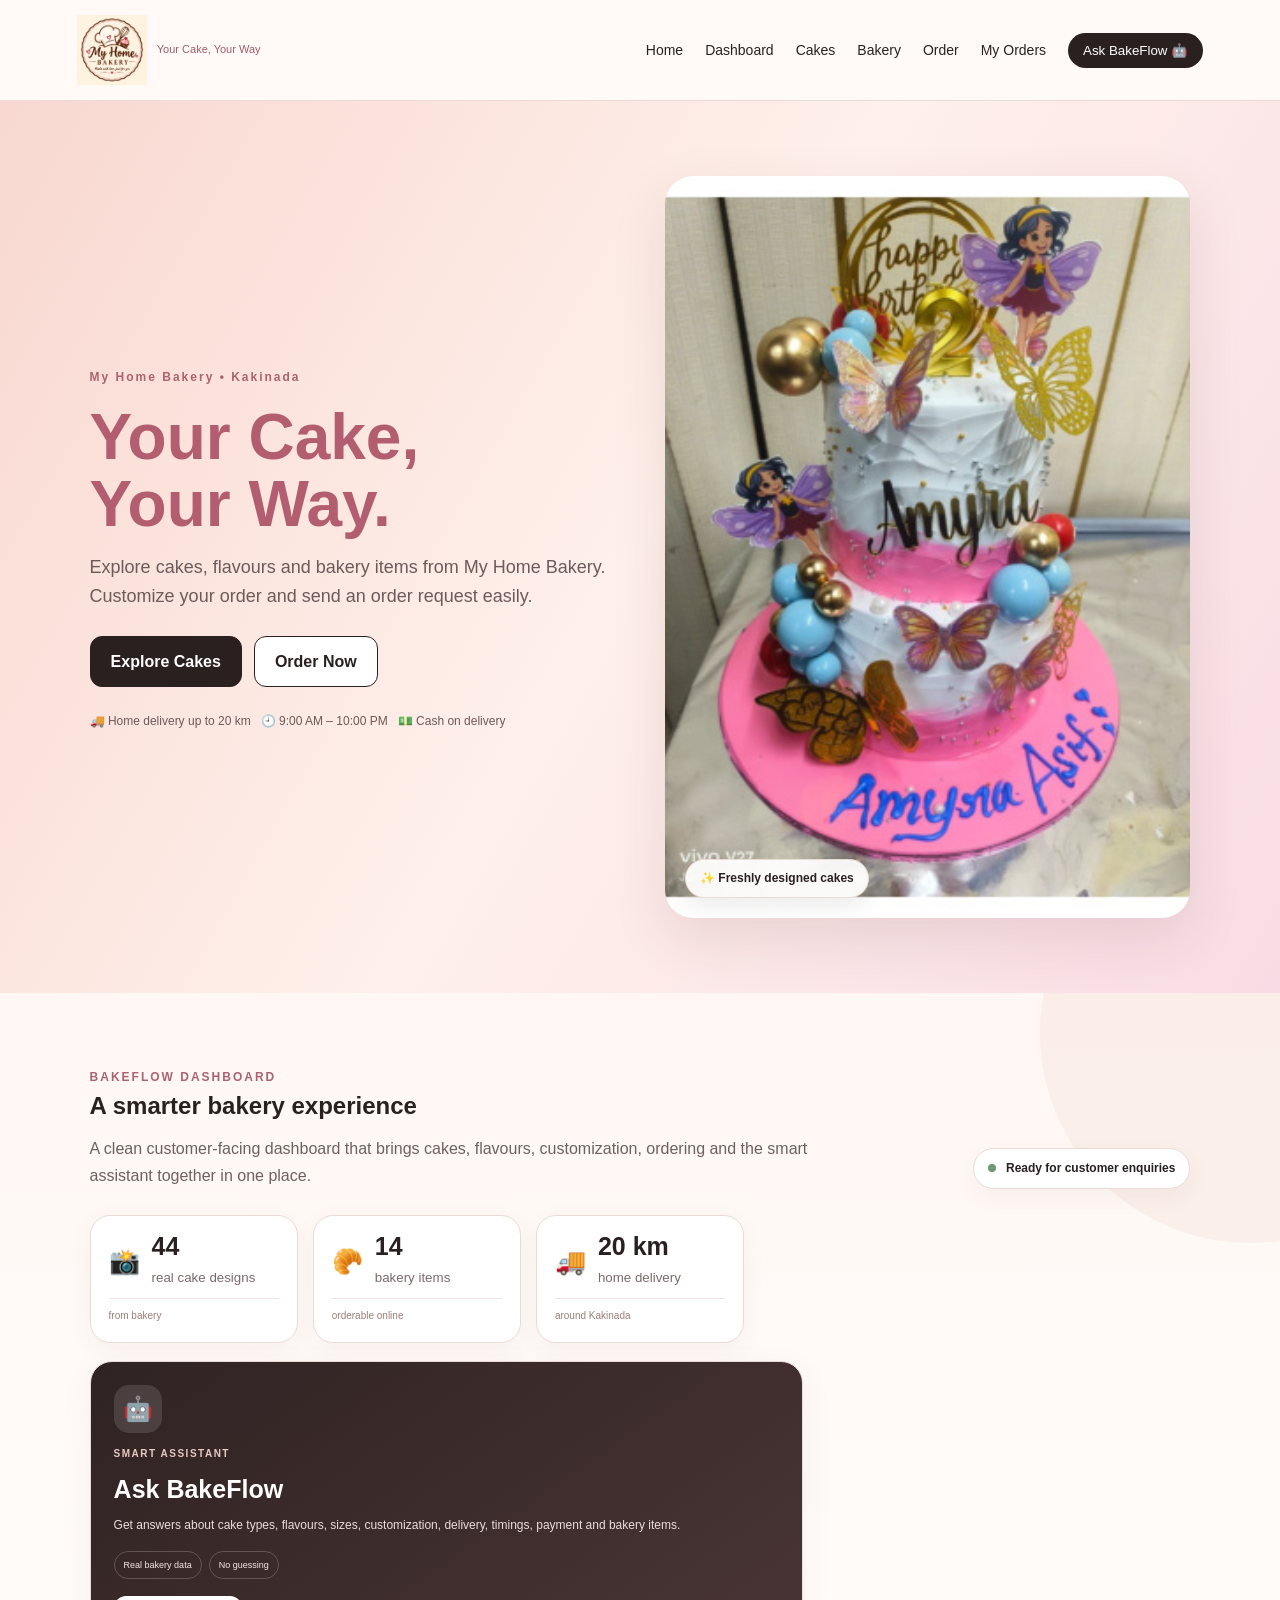
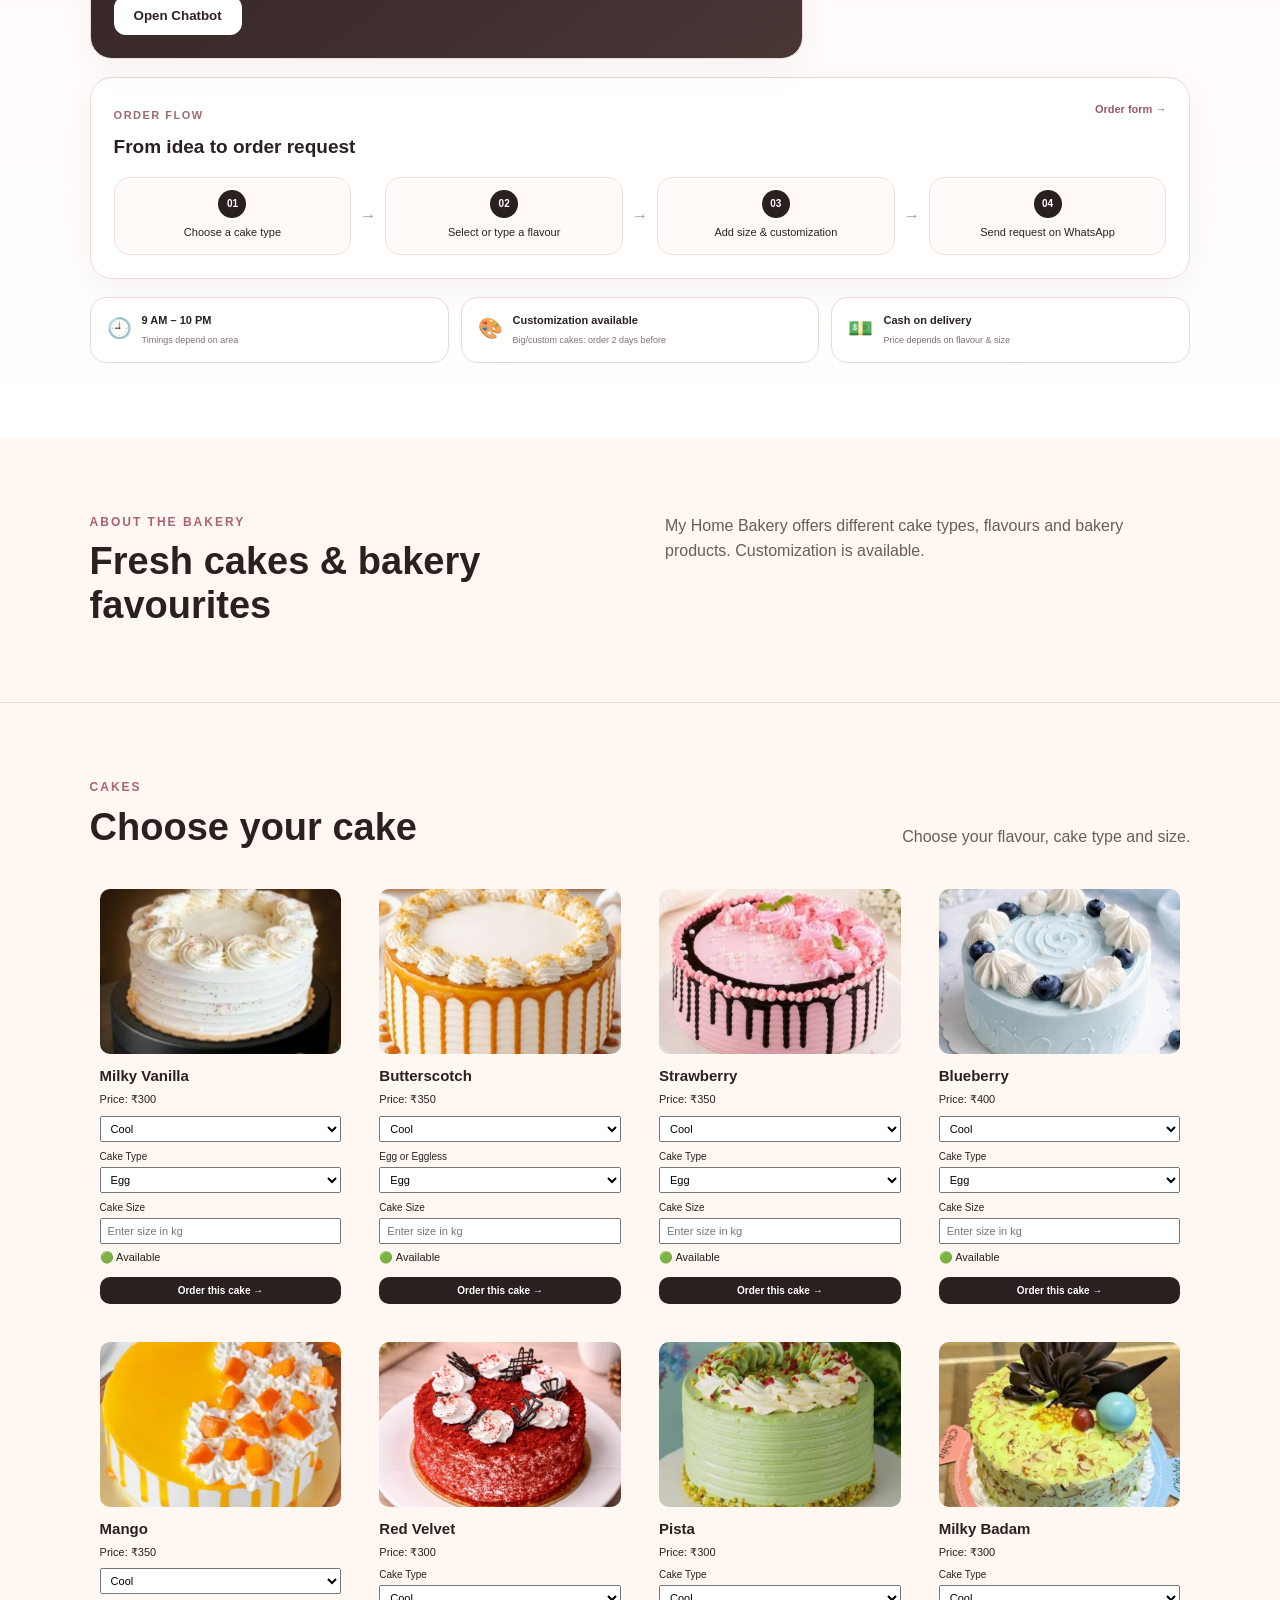
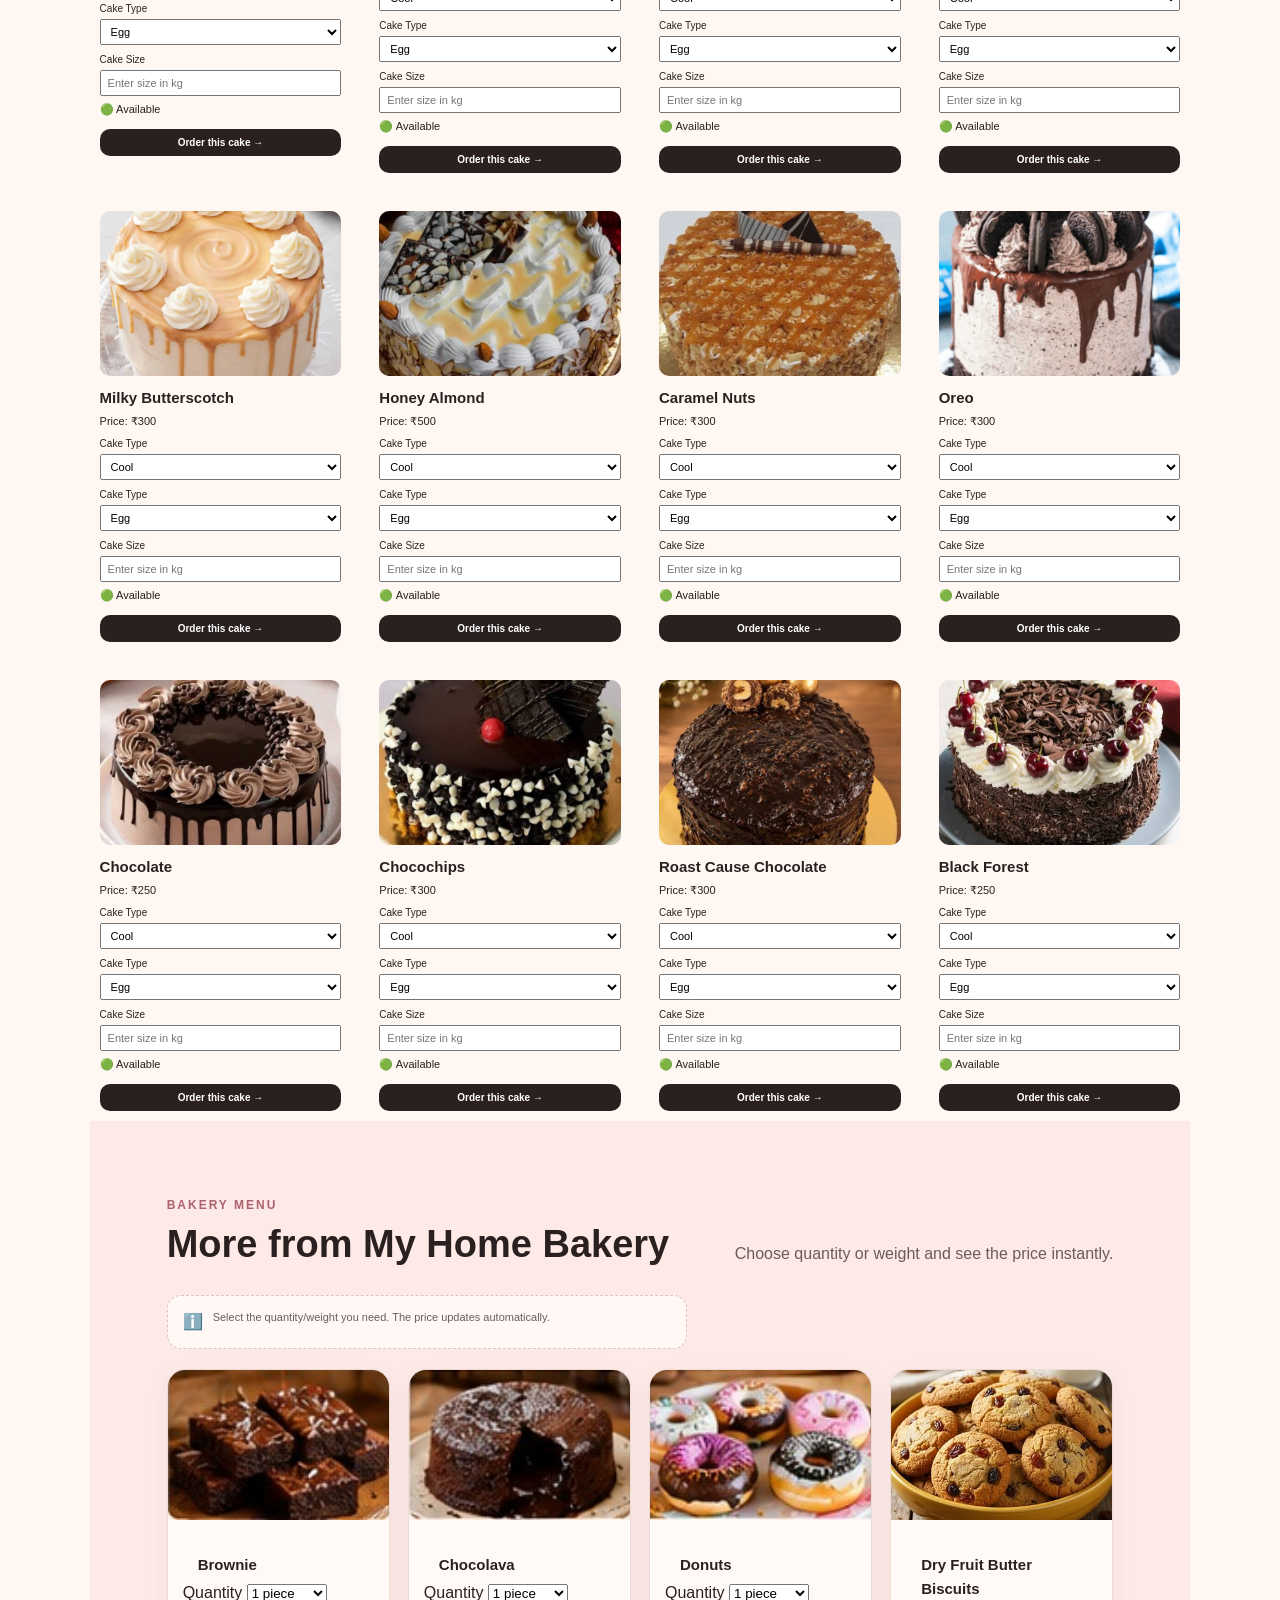
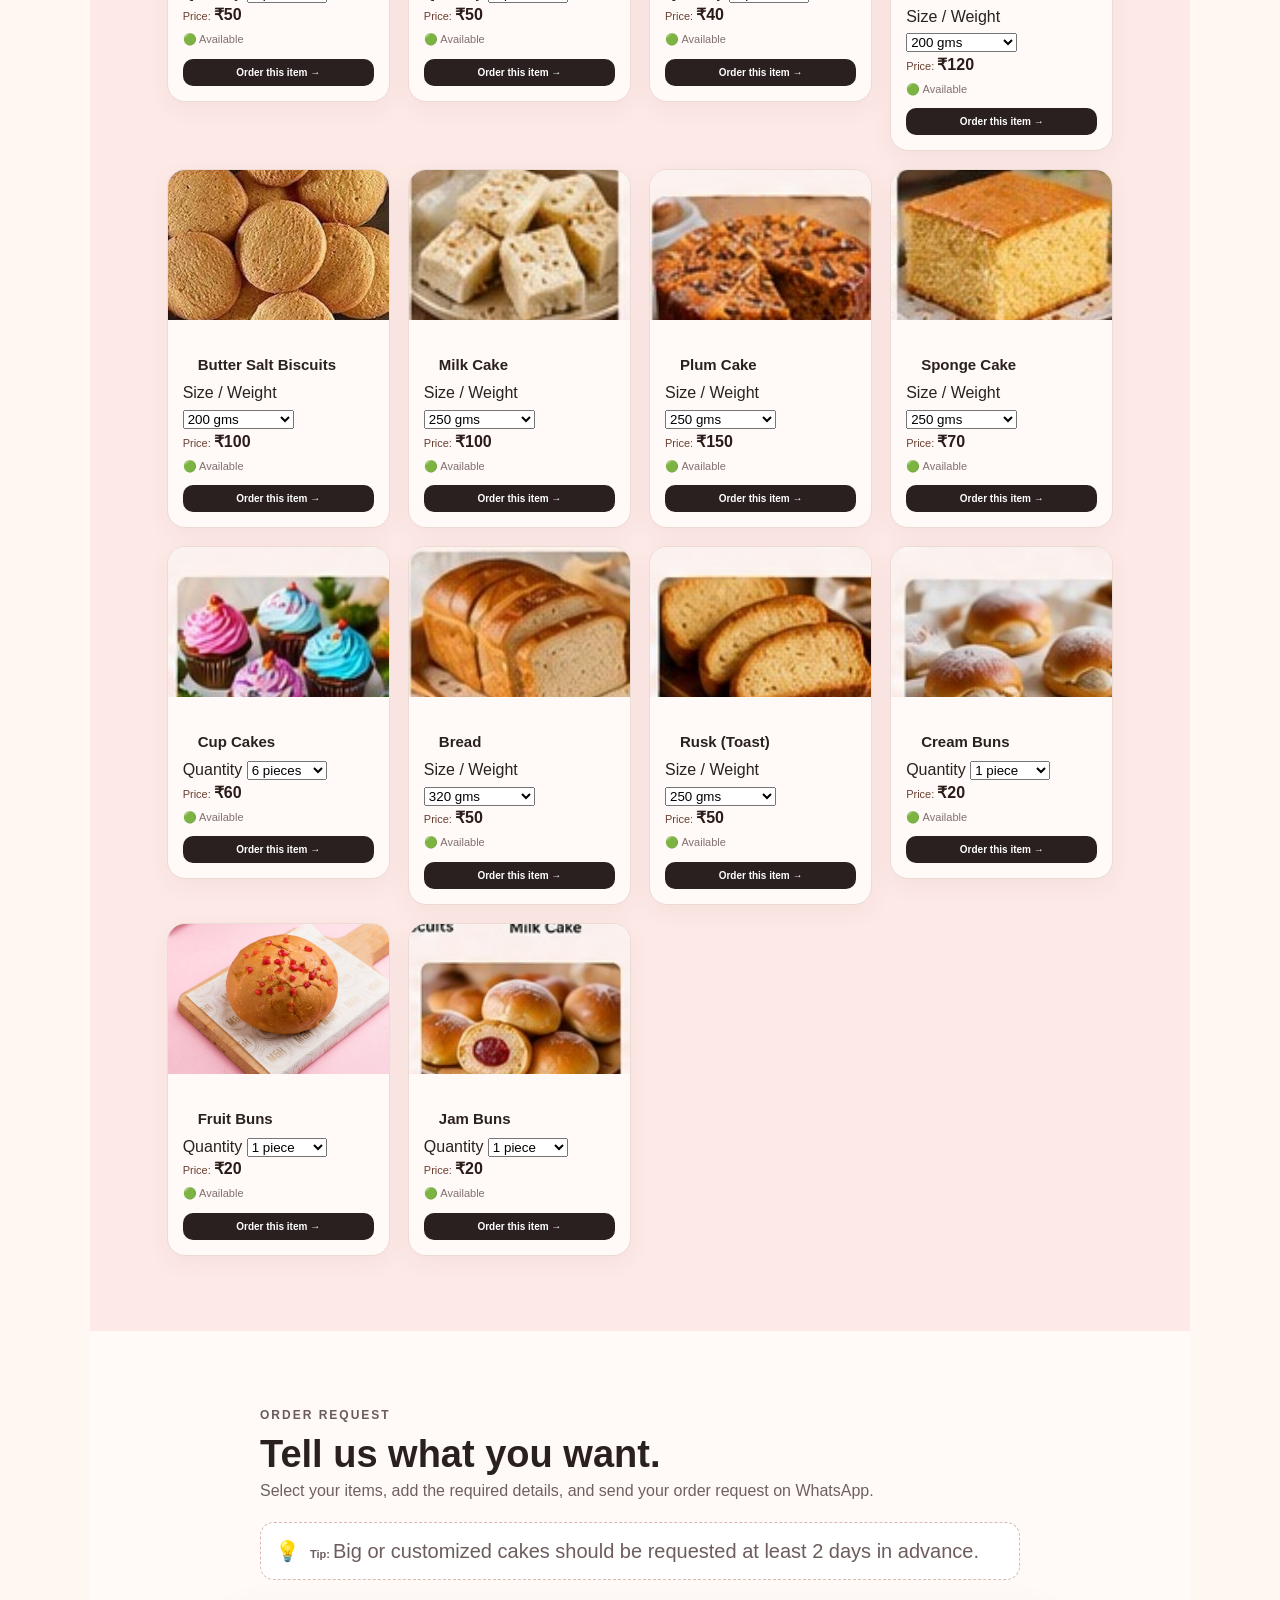
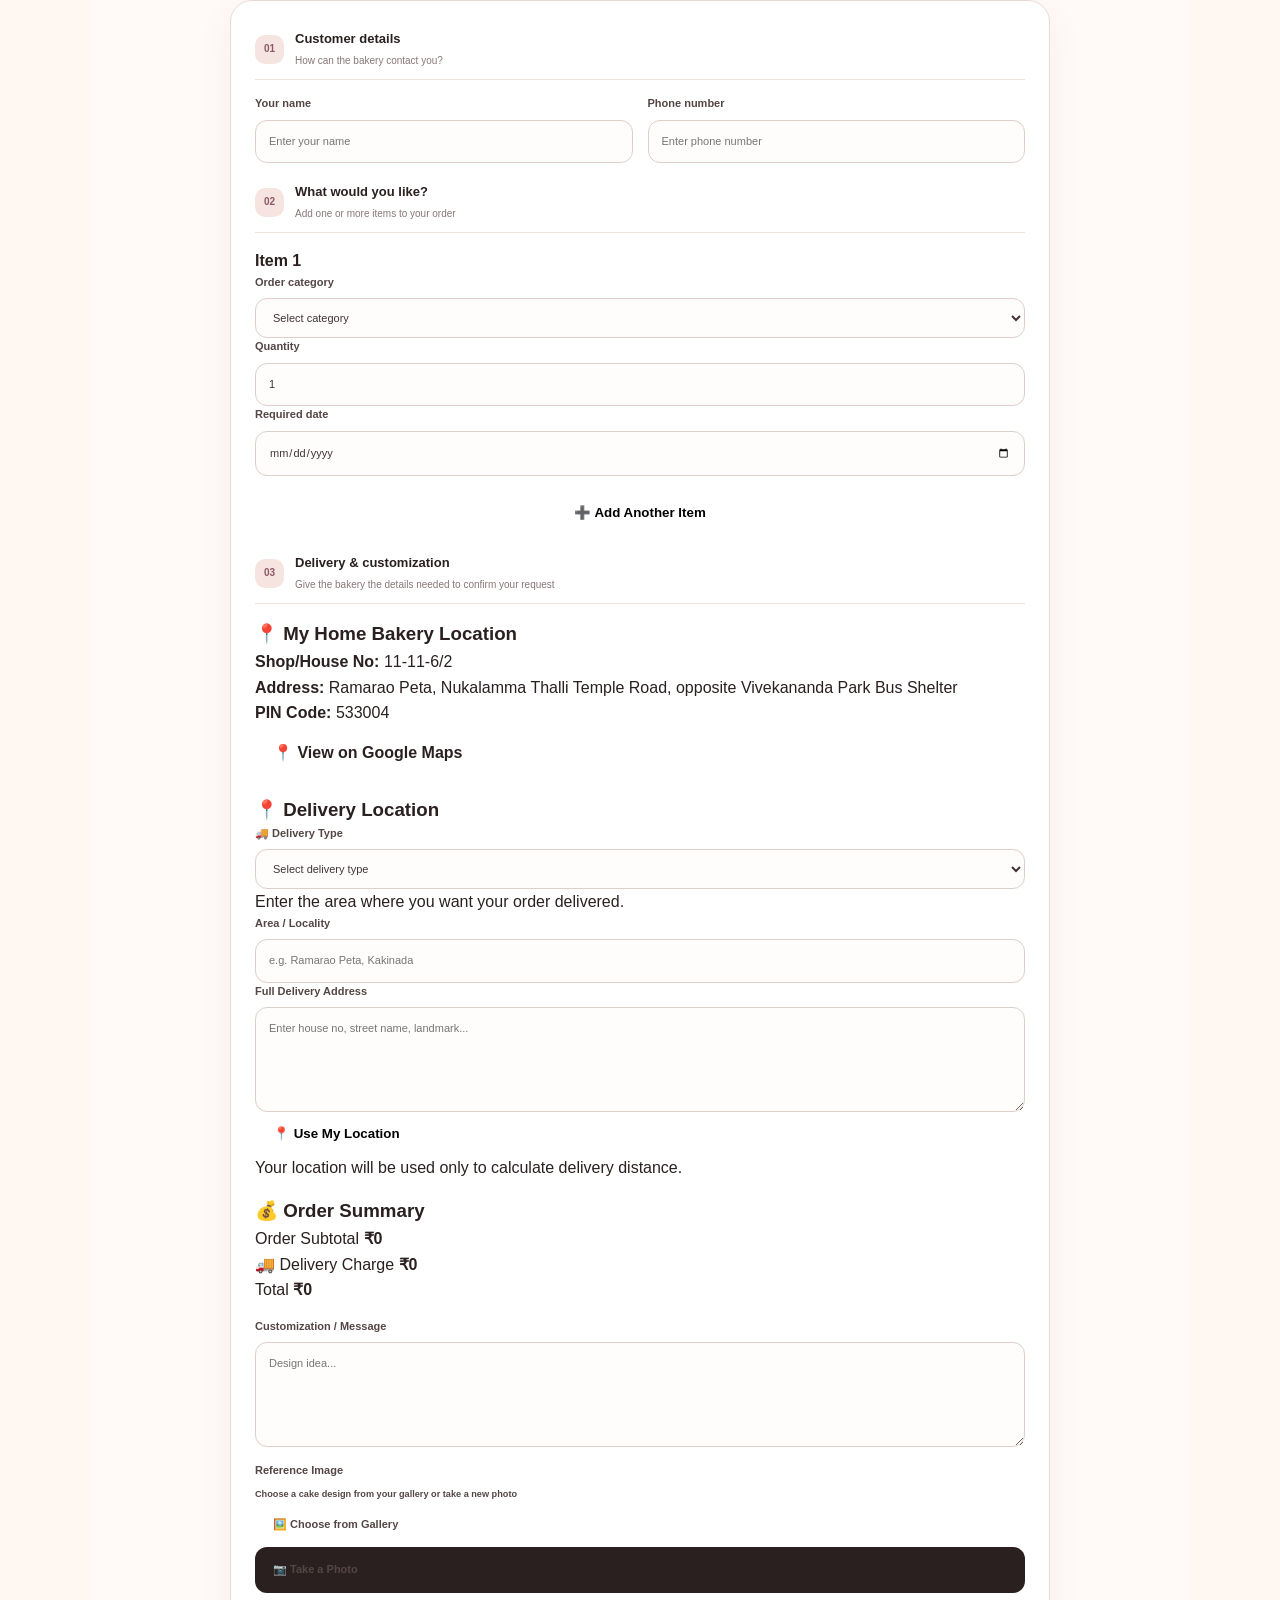
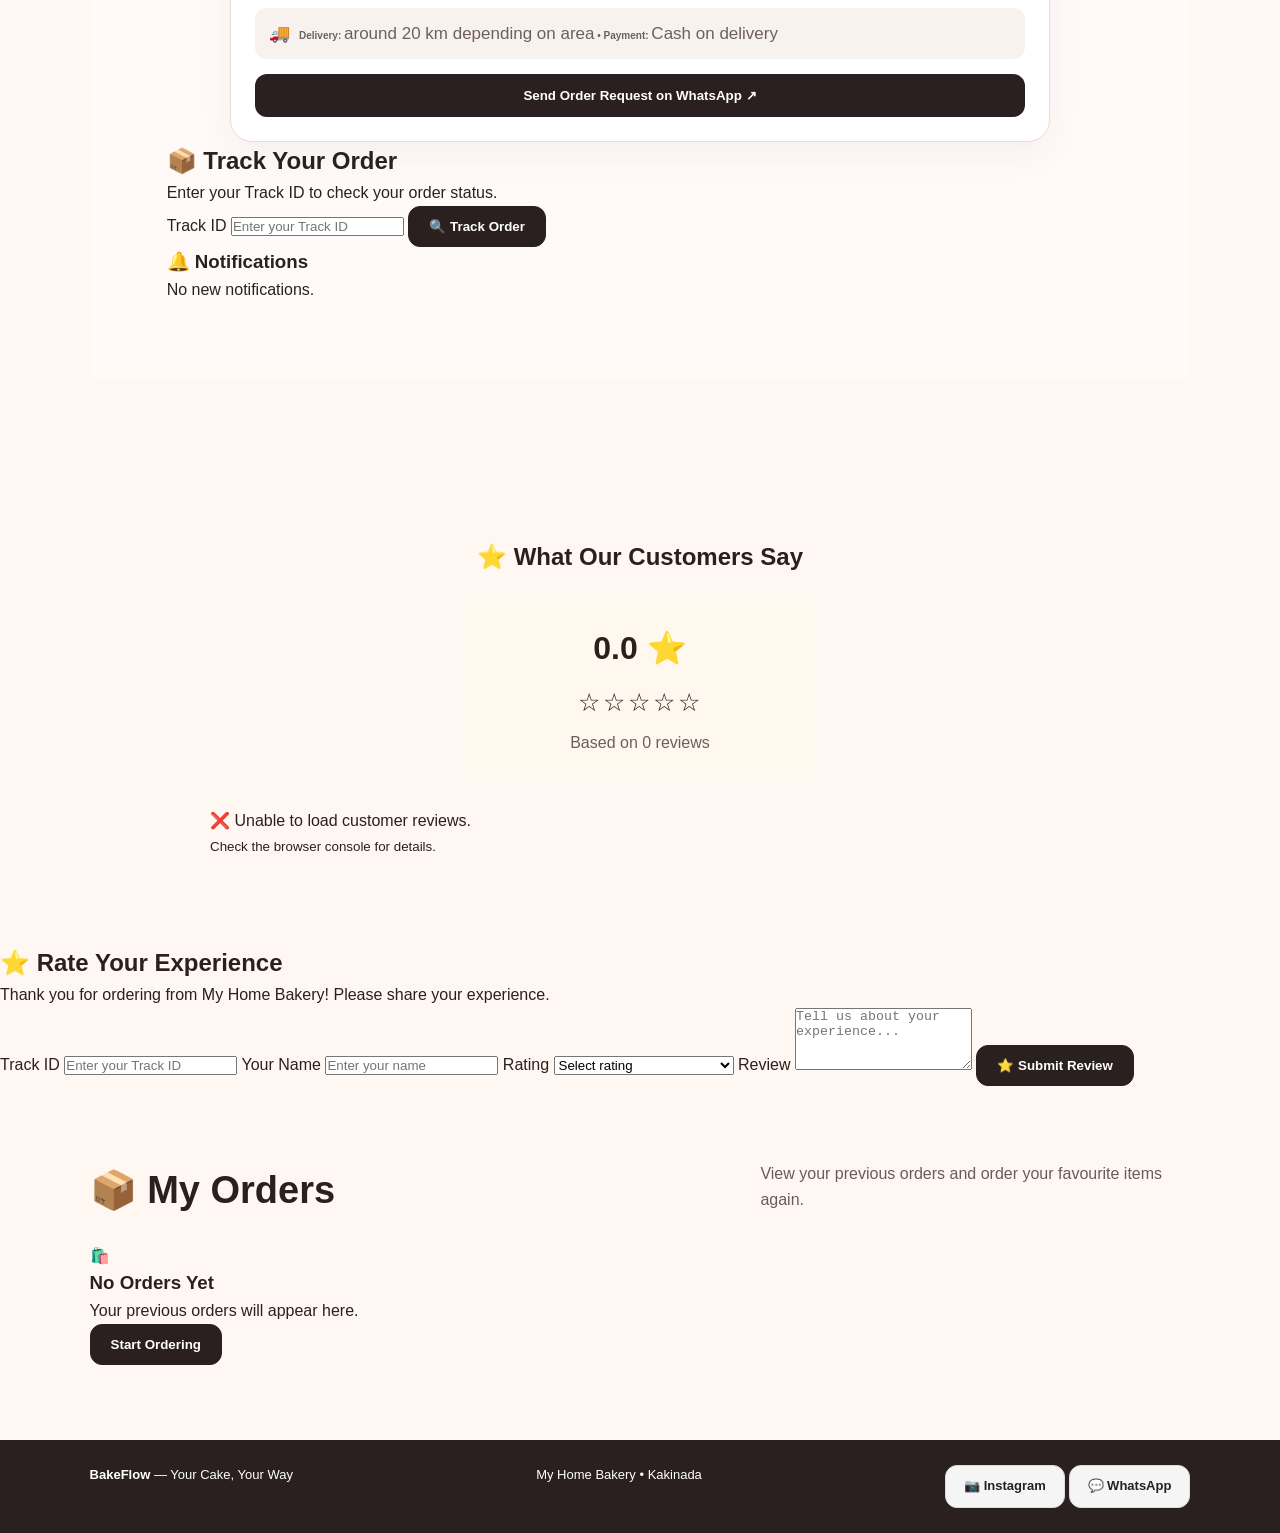
<file: index.html>
<!DOCTYPE html>

<html lang="en">
<head>
<meta charset="utf-8"/>
<meta content="width=device-width, initial-scale=1.0" name="viewport"/>
<meta name="description" content="BakeFlow - My Home Bakery for custom cakes, fresh bakery items, online ordering and home delivery.">
<meta name="keywords" content="BakeFlow, My Home Bakery, cakes, bakery items, custom cakes, home delivery">

<title>BakeFlow | Your Cake, Your Way</title>
<link href="style.css" rel="stylesheet"/>
<style>
  .chat {
  display: none;
}

.chat.open {
  display: block;
}
/* ===== BakeFlow neat customer layout ===== */

/* Cakes: compact cards instead of one long vertical list */
.cake-grid {
  display: grid !important;
  grid-template-columns: repeat(4, minmax(0, 1fr)) !important;
  gap: 18px !important;
  align-items: stretch;
}

.cake-card {
  width: 100% !important;
  box-sizing: border-box;
  padding: 12px !important;
  border-radius: 14px !important;
  overflow: hidden;
}

.cake-card > img {
  width: 100% !important;
  height: 170px !important;
  object-fit: cover !important;
  display: block;
  border-radius: 10px !important;
  margin: 0 0 10px !important;
}

.cake-card h3 {
  margin: 4px 0 3px !important;
  font-size: 16px !important;
}

.cake-card p {
  margin: 0 0 7px !important;
  font-size: 12px !important;
}

.cake-card select,
.cake-card input {
  width: 100% !important;
  min-width: 0 !important;
  box-sizing: border-box;
  margin: 3px 0 7px !important;
  font-size: 12px !important;
}

.cake-card label {
  display: block !important;
  margin: 2px 0 0 !important;
  font-size: 11px !important;
}

.cake-card .mini-order {
  width: 100% !important;
  margin-top: 6px !important;
  font-size: 11px !important;
  padding: 9px 8px !important;
}

/* Bakery cards: keep the same clean grid style */
.menu-grid {
  display: grid !important;
  grid-template-columns: repeat(4, minmax(0, 1fr)) !important;
  gap: 18px !important;
}

.menu-card {
  min-width: 0;
  overflow: hidden;
}

.menu-card img {
  width: 100% !important;
  height: 150px !important;
  object-fit: cover !important;
}

/* Order: remove the large empty area beside the long form */
.order-section {
  display: block !important;
}

.order-copy {
  max-width: 760px !important;
  margin: 0 auto 20px !important;
}

.order-copy > p:not(.eyebrow) {
  max-width: 680px;
  margin-bottom: 12px !important;
}

.order-form {
  width: min(100%, 820px) !important;
  margin: 0 auto !important;
}

/* Delivery information: simple and clearly separated */
.delivery-information {
  width: min(100%, 1000px);
  margin: 30px auto 0;
}

.delivery-information > h2 {
  margin-bottom: 6px;
}

.delivery-information > p {
  margin-top: 0;
  margin-bottom: 16px;
}

.delivery-information .delivery-info-card {
  margin-bottom: 14px;
}

/* Phone */
@media (max-width: 900px) {
  .cake-grid,
  .menu-grid {
    grid-template-columns: repeat(3, minmax(0, 1fr)) !important;
    gap: 14px !important;
  }

  .cake-card > img {
    height: 150px !important;
  }
}

@media (max-width: 600px) {
  .cake-grid,
  .menu-grid {
    grid-template-columns: repeat(2, minmax(0, 1fr)) !important;
    gap: 10px !important;
  }

  .cake-card {
    padding: 8px !important;
    border-radius: 10px !important;
  }

  .cake-card > img {
    height: 125px !important;
    border-radius: 8px !important;
  }

  .cake-card h3 {
    font-size: 13px !important;
  }

  .cake-card p,
  .cake-card label,
  .cake-card select,
  .cake-card input {
    font-size: 10px !important;
  }

  .cake-card select,
  .cake-card input {
    padding: 5px 4px !important;
    margin-bottom: 5px !important;
  }

  .cake-card .mini-order {
    font-size: 9px !important;
    padding: 7px 4px !important;
  }

  .menu-card img {
    height: 120px !important;
  }

  .order-copy {
    margin-bottom: 14px !important;
  }
}

/* ===== Compact cake + bakery grids ===== */
.cake-grid,
.bakery-grid {
  display: grid !important;
  grid-template-columns: repeat(4, minmax(0, 1fr)) !important;
  gap: 18px !important;
  align-items: start !important;
}

.cake-card,
.menu-card {
  width: 100% !important;
  min-width: 0 !important;
  box-sizing: border-box !important;
}

.cake-card > img,
.menu-card > img {
  width: 100% !important;
  height: 165px !important;
  object-fit: cover !important;
  display: block !important;
}

.cake-card {
  padding: 10px !important;
  border-radius: 12px !important;
}

.cake-card h3, .menu-card h3 {
  font-size: 15px !important;
  margin: 6px 0 3px !important;
}

.cake-card p, .menu-card p {
  font-size: 11px !important;
  margin: 0 0 6px !important;
}

.cake-card label {
  display: block !important;
  font-size: 10px !important;
  margin: 2px 0 1px !important;
}

.cake-card select,
.cake-card input {
  width: 100% !important;
  min-width: 0 !important;
  box-sizing: border-box !important;
  font-size: 11px !important;
  padding: 5px 6px !important;
  margin: 1px 0 5px !important;
}

.cake-card .mini-order,
.menu-card .mini-order {
  width: 100% !important;
  font-size: 10px !important;
  padding: 8px 6px !important;
  margin-top: 4px !important;
}

.menu-card {
  overflow: hidden !important;
}

.menu-card img {
  height: 150px !important;
}

.bakery-grid {
  margin-top: 18px !important;
}

@media (max-width: 1000px) {
  .cake-grid, .bakery-grid {
    grid-template-columns: repeat(3, minmax(0, 1fr)) !important;
    gap: 14px !important;
  }
  .cake-card > img { height: 150px !important; }
}

@media (max-width: 650px) {
  .cake-grid, .bakery-grid {
    grid-template-columns: repeat(2, minmax(0, 1fr)) !important;
    gap: 10px !important;
  }
  .cake-card { padding: 8px !important; }
  .cake-card > img, .menu-card img { height: 125px !important; }
  .cake-card h3, .menu-card h3 { font-size: 13px !important; }
  .cake-card p, .menu-card p, .cake-card label, .cake-card select, .cake-card input { font-size: 9px !important; }
  .cake-card select, .cake-card input { padding: 4px !important; margin-bottom: 4px !important; }
  .cake-card .mini-order, .menu-card .mini-order { font-size: 9px !important; padding: 7px 4px !important; }
}

.menu-card-body .menu-price{margin:4px 0 8px;font-size:.88rem;color:#6b3f32;line-height:1.25}.menu-card-body .menu-price strong{font-size:1rem;color:#2b1b19}.menu-card-body .menu-price + .mini-order{margin-top:0}
</style>
</head>
<body>

<header class="navbar">
<div class="brand">
<div class="logo">
<img alt="My Home Bakery Logo" src="images/my-home-bakery-logo.png.jpeg"/>
</div>
<div>
<p data-en="Your Cake, Your Way" data-te="యువర్ కేక్, యువర్ వే">Your Cake, Your Way</p>
</div>
</div>
<button aria-label="Open menu" class="mobile-menu-toggle" onclick="toggleMobileMenu()">☰</button>
<nav id="mainNav">
<a href="#home" data-en="Home" data-te="హోమ్">Home</a>
<a href="#dashboard" data-en="Dashboard" data-te="డాష్‌బోర్డ్">Dashboard</a>
<a href="#cakes" data-en="Cakes" data-te="కేక్స్">Cakes</a>
<a href="#bakery" data-en="Bakery" data-te="బేకరీ">Bakery</a>
<a href="#order" data-en="Order" data-te="ఆర్డర్">Order</a>
<a href="#my-orders" data-en="My Orders" data-te="నా ఆర్డర్లు">My Orders</a>

<button class="chat-open" onclick="toggleChat()" data-en="Ask BakeFlow 🤖" data-te="ఆస్క్ బేక్‌ఫ్లో 🤖">Ask BakeFlow 🤖</button>
</nav>
</header>
<main>
<!-- CUSTOMER TRACK ORDER -->

<section class="hero" id="home">
<div class="hero-text">
<span class="pill" data-en="My Home Bakery • Kakinada" data-te="మై హోమ్ బేకరీ • కాకినాడ">My Home Bakery • Kakinada</span>
<h2><span data-en="Your Cake," data-te="యువర్ కేక్,">Your Cake,</span><br/><span data-en="Your Way." data-te="యువర్ వే.">Your Way.</span></h2>
<p data-en="Explore cakes, flavours and bakery items from My Home Bakery. Customize your order and send an order request easily." data-te="మై హోమ్ బేకరీ నుంచి కేక్స్, ఫ్లేవర్స్ అండ్ బేకరీ ఐటమ్స్ ఎక్స్‌ప్లోర్ చేయండి. మీ ఆర్డర్‌ను కస్టమైజ్ చేసి ఆర్డర్ రిక్వెస్ట్ ఈజీగా పంపండి.">Explore cakes, flavours and bakery items from My Home Bakery. Customize your order and send an order request easily.</p>
<div class="hero-buttons">
<a class="btn primary" href="#cakes" data-en="Explore Cakes" data-te="ఎక్స్‌ప్లోర్ కేక్స్">Explore Cakes</a>
<a class="btn secondary" href="#order" data-en="Order Now" data-te="ఆర్డర్ నౌ">Order Now</a>
</div>
<div class="quick-info">
<span data-en="🚚 Home delivery up to 20 km" data-te="🚚 హోమ్ డెలివరీ అప్ టు 20 కి.మీ.">🚚 Home delivery up to 20 km</span>
<span data-en="🕘 9:00 AM – 10:00 PM" data-te="🕘 ఉదయం 9 – రాత్రి 10">🕘 9:00 AM – 10:00 PM</span>
<span data-en="💵 Cash on delivery" data-te="💵 క్యాష్ ఆన్ డెలివరీ">💵 Cash on delivery</span>
</div>
</div>
<div class="hero-photo hero-cake-photo">
<img alt="My Home Bakery cake design" src="images/cake_1.jpg"/>
<div class="hero-photo-badge" data-en="✨ Freshly designed cakes" data-te="✨ ఫ్రెష్‌గా డిజైన్ చేసిన కేక్స్">✨ Freshly designed cakes</div>
</div>
</section>
<section class="section dashboard-section" id="dashboard">
<div class="dashboard-top">
<div>

<p class="eyebrow" data-en="BAKEFLOW DASHBOARD" data-te="బేక్‌ఫ్లో డాష్‌బోర్డ్">BAKEFLOW DASHBOARD</p>
<h2 data-en="A smarter bakery experience" data-te="ఎ స్మార్టర్ బేకరీ ఎక్స్‌పీరియన్స్">A smarter bakery experience</h2>
<p class="dashboard-lead" data-en="A clean customer-facing dashboard that brings cakes, flavours, customization, ordering and the smart assistant together in one place." data-te="కేక్స్, ఫ్లేవర్స్, కస్టమైజేషన్, ఆర్డరింగ్ అండ్ స్మార్ట్ అసిస్టెంట్ అన్నీ ఒకే ప్లేస్‌లో చూపించే కస్టమర్ డాష్‌బోర్డ్.">A clean customer-facing dashboard that brings cakes, flavours, customization, ordering and the smart assistant together in one place.</p>
</div>
<div class="dashboard-badge"><span class="live-dot"></span> <span data-en="Ready for customer enquiries" data-te="కస్టమర్ ఎంక్వైరీస్‌కి రెడీ">Ready for customer enquiries</span></div>
</div>
<div class="dash-stats">
<div class="stat-card" onclick="openCakeGallery()" role="button" tabindex="0" onkeydown="if(event.key==='Enter'||event.key===' '){event.preventDefault();openCakeGallery();}"><span>📸</span><div><strong>44</strong><small data-en="real cake designs" data-te="రియల్ కేక్ డిజైన్స్">real cake designs</small></div><em data-en="from bakery" data-te="ఫ్రమ్ బేకరీ">from bakery</em></div>
<div class="stat-card" onclick="document.getElementById('bakery').scrollIntoView({ behavior: 'smooth' })" role="button" tabindex="0"><span>🥐</span><div><strong>14</strong><small data-en="bakery items" data-te="బేకరీ ఐటమ్స్">bakery items</small></div><em data-en="orderable online" data-te="ఆన్‌లైన్‌లో ఆర్డర్ చేయవచ్చు">orderable online</em></div>
<div class="stat-card" onclick="document.getElementById('deliveryInfoSection').hidden=false; document.getElementById('deliveryInfoSection').scrollIntoView({ behavior: 'smooth', block: 'start' })" role="button" tabindex="0"><span>🚚</span><div><strong>20 km</strong><small data-en="home delivery" data-te="హోమ్ డెలివరీ">home delivery</small></div><em data-en="around Kakinada" data-te="కాకినాడ పరిసర ప్రాంతాల్లో">around Kakinada</em></div>
</div>
<div class="dashboard-main-grid">
<div class="dash-panel assistant-card">
<div class="assistant-icon">🤖</div>
<span class="panel-kicker" data-en="SMART ASSISTANT" data-te="స్మార్ట్ అసిస్టెంట్">SMART ASSISTANT</span>
<h3 data-en="Ask BakeFlow" data-te="ఆస్క్ బేక్‌ఫ్లో">Ask BakeFlow</h3>
<p data-en="Get answers about cake types, flavours, sizes, customization, delivery, timings, payment and bakery items." data-te="కేక్ టైప్స్, ఫ్లేవర్స్, సైజెస్, కస్టమైజేషన్, డెలివరీ, టైమింగ్స్, పేమెంట్ అండ్ బేకరీ ఐటమ్స్ గురించి వివరాలు తెలుసుకోండి.">Get answers about cake types, flavours, sizes, customization, delivery, timings, payment and bakery items.</p>
<div class="assistant-tags"><span data-en="Real bakery data" data-te="రియల్ బేకరీ డేటా">Real bakery data</span><span data-en="No guessing" data-te="నో గెస్సింగ్">No guessing</span></div>
<button class="btn primary" onclick="toggleChat()" data-en="Open Chatbot" data-te="ఓపెన్ చాట్‌బాట్">Open Chatbot</button>
</div>
</div>


<div class="dash-panel workflow-panel">
<div class="panel-title"><div><span class="panel-kicker" data-en="ORDER FLOW" data-te="ఆర్డర్ ఫ్లో">ORDER FLOW</span><h3 data-en="From idea to order request" data-te="ఫ్రమ్ ఐడియా టు ఆర్డర్ రిక్వెస్ట్">From idea to order request</h3></div><a href="#order" data-en="Order form →" data-te="ఆర్డర్ ఫారమ్ →">Order form →</a></div>
<div class="workflow">
<div><b>01</b><span data-en="Choose a cake type" data-te="చూస్ ఎ కేక్ టైప్">Choose a cake type</span></div>
<i>→</i>
<div><b>02</b><span data-en="Select or type a flavour" data-te="సెలెక్ట్ ఆర్ టైప్ ఎ ఫ్లేవర్">Select or type a flavour</span></div>
<i>→</i>
<div><b>03</b><span data-en="Add size &amp; customization" data-te="యాడ్ సైజ్ అండ్ కస్టమైజేషన్">Add size &amp; customization</span></div>
<i>→</i>
<div><b>04</b><span data-en="Send request on WhatsApp" data-te="సెండ్ రిక్వెస్ట్ ఆన్ వాట్సాప్">Send request on WhatsApp</span></div>
</div>
</div>
<div class="business-strip">
<div><span>🕘</span><b data-en="9 AM – 10 PM" data-te="ఉదయం 9 – రాత్రి 10">9 AM – 10 PM</b><small data-en="Timings depend on area" data-te="టైమింగ్స్ ఏరియాపై ఆధారపడతాయి">Timings depend on area</small></div>
<div><span>🎨</span><b data-en="Customization available" data-te="కస్టమైజేషన్ అవైలబుల్">Customization available</b><small data-en="Big/custom cakes: order 2 days before" data-te="బిగ్ / కస్టమ్ కేక్స్: 2 డేస్ ముందుగా ఆర్డర్ చేయండి">Big/custom cakes: order 2 days before</small></div>
<div><span>💵</span><b data-en="Cash on delivery" data-te="క్యాష్ ఆన్ డెలివరీ">Cash on delivery</b><small data-en="Price depends on flavour &amp; size" data-te="ప్రైస్ ఫ్లేవర్ అండ్ సైజ్‌పై ఆధారపడుతుంది">Price depends on flavour &amp; size</small></div>
</div>
</section>
<section class="section intro">
<div>
<p class="eyebrow" data-en="ABOUT THE BAKERY" data-te="అబౌట్ ద బేకరీ">ABOUT THE BAKERY</p>
<h2 data-en="Fresh cakes &amp; bakery favourites" data-te="ఫ్రెష్ కేక్స్ అండ్ బేకరీ ఫేవరెట్స్">Fresh cakes &amp; bakery favourites</h2>
</div>
<p data-en="My Home Bakery offers different cake types, flavours and bakery products. Customization is available." data-te="మై హోమ్ బేకరీలో డిఫరెంట్ కేక్ టైప్స్, ఫ్లేవర్స్ అండ్ బేకరీ ప్రొడక్ట్స్ అందుబాటులో ఉన్నాయి. కస్టమైజేషన్ కూడా అవైలబుల్.">My Home Bakery offers different cake types, flavours and bakery products. Customization is available.</p>
</section>
  
<section class="section" id="cakes">
<div class="section-heading">
<div>
<p class="eyebrow" data-en="CAKES" data-te="కేక్స్">CAKES</p>
<h2 data-en="Choose your cake" data-te="చూస్ యువర్ కేక్">Choose your cake</h2>
</div>
<p data-en="Choose your flavour, cake type and size." data-te="మీ ఫ్లేవర్, కేక్ టైప్ అండ్ సైజ్ ఎంచుకోండి.">Choose your flavour, cake type and size.</p>
</div>
<div class="cake-grid">
<article class="cake-card">
<img alt="Milky Vanilla Cake" src="images/milky vanilla.jpeg"/>

<h3 data-en="Milky Vanilla" data-te="మిల్కీ వెనిల్లా">Milky Vanilla</h3>
<p id="milkyVanillaPrice" data-en="Price: ₹300" data-te="ప్రైస్: ₹300">Price: ₹300</p>
<select id="milkyVanillaType">
<option value="Cool" data-en="Cool" data-te="కూల్">Cool</option>
<option value="Normal" data-en="Normal" data-te="నార్మల్">Normal</option>
</select>
<label for="milkyVanillaEgg" data-en="Cake Type" data-te="కేక్ టైప్">Cake Type</label>
<select id="milkyVanillaEgg">
<option value="Egg" data-en="Egg" data-te="ఎగ్">Egg</option>
<option value="Eggless" data-en="Eggless" data-te="ఎగ్‌లెస్">Eggless</option>
</select>
<label for="milkyVanillaSize" data-en="Cake Size" data-te="కేక్ సైజ్">Cake Size</label>
<input id="milkyVanillaSize" list="cakeSizes" min="0.5" name="milkyVanillaSize" placeholder="Enter size in kg" data-en-placeholder="Enter size in kg" data-te-placeholder="సైజ్ కేజీలలో ఎంటర్ చేయండి" step="0.5" type="number"/>

<datalist id="cakeSizes">
<option label="500 grams" value="0.5"></option>
<option label="1 kg" value="1"></option>
<option label="1.5 kg" value="1.5"></option>
<option label="2 kg" value="2"></option>
<option label="2.5 kg" value="2.5"></option>
<option label="3 kg" value="3"></option>
<option label="4 kg" value="4"></option>
<option label="5 kg" value="5"></option>
<option label="6 kg" value="6"></option>
<option label="7 kg" value="7"></option>
<option label="8 kg" value="8"></option>
<option label="9 kg" value="9"></option>
<option label="10 kg" value="10"></option>
</datalist>

<button class="mini-order" data-en="Order this cake →" data-te="ఈ కేక్ ఆర్డర్ చేయండి →" onclick="selectFixedCakeForOrder(
    'Milky Vanilla',
    document.getElementById('milkyVanillaSize').value,
    document.getElementById('milkyVanillaType').value,
    document.getElementById('milkyVanillaEgg').value
  )">
  Order this cake →
</button>
</article><article class="cake-card">
  
<img alt="Butterscotch Cake" src="images/butterscotch.jpeg"/>
<h3 data-en="Butterscotch" data-te="బటర్‌స్కాచ్">Butterscotch</h3>
<p id="butterscotchPrice" data-en="Price: ₹350" data-te="ప్రైస్: ₹350">Price: ₹350</p>
<select id="butterscotchType">
<option value="Cool" data-en="Cool" data-te="కూల్">Cool</option>
<option value="Normal" data-en="Normal" data-te="నార్మల్">Normal</option>
</select>
<label for="butterscotchEgg" data-en="Egg or Eggless" data-te="ఎగ్ ఆర్ ఎగ్‌లెస్">Egg or Eggless</label>
<select id="butterscotchEgg">
<option value="Egg" data-en="Egg" data-te="ఎగ్">Egg</option>
<option value="Eggless" data-en="Eggless" data-te="ఎగ్‌లెస్">Eggless</option>
</select>
<label for="butterscotchSize" data-en="Cake Size" data-te="కేక్ సైజ్">Cake Size</label>
<input id="butterscotchSize" list="cakeSizes" min="0.5" name="butterscotchSize" placeholder="Enter size in kg" data-en-placeholder="Enter size in kg" data-te-placeholder="సైజ్ కేజీలలో ఎంటర్ చేయండి" step="0.5" type="number"/>
<button class="mini-order" data-en="Order this cake →" data-te="ఈ కేక్ ఆర్డర్ చేయండి →" onclick="selectFixedCakeForOrder('Butterscotch', document.getElementById('butterscotchSize').value, document.getElementById('butterscotchType').value, document.getElementById('butterscotchEgg').value)">Order this cake →</button>
</article>

<article class="cake-card">
  <img alt="Strawberry Cake" src="images/strawberry.jpeg"/>
  <h3 data-en="Strawberry" data-te="స్ట్రాబెర్రీ">Strawberry</h3>
  <p id="strawberryPrice" data-en="Price: ₹350" data-te="ప్రైస్: ₹350">Price: ₹350</p>

  <select id="strawberryType">
    <option value="Cool" data-en="Cool" data-te="కూల్">Cool</option>
    <option value="Normal" data-en="Normal" data-te="నార్మల్">Normal</option>
  </select>

  <label for="strawberryEgg" data-en="Cake Type" data-te="కేక్ టైప్">Cake Type</label>
  <select id="strawberryEgg">
    <option value="Egg" data-en="Egg" data-te="ఎగ్">Egg</option>
    <option value="Eggless" data-en="Eggless" data-te="ఎగ్‌లెస్">Eggless</option>
  </select>

  <label for="strawberrySize" data-en="Cake Size" data-te="కేక్ సైజ్">Cake Size</label>
  <input id="strawberrySize" list="cakeSizes" min="0.5" name="strawberrySize"
    placeholder="Enter size in kg"
    data-en-placeholder="Enter size in kg"
    data-te-placeholder="సైజ్ కేజీలలో ఎంటర్ చేయండి"
    step="0.5" type="number"/>

  <button class="mini-order"
    data-en="Order this cake →"
    data-te="ఈ కేక్ ఆర్డర్ చేయండి →"
    onclick="selectFixedCakeForOrder('Strawberry', document.getElementById('strawberrySize').value, document.getElementById('strawberryType').value, document.getElementById('strawberryEgg').value)">Order this cake →</button>
</article>

<article class="cake-card">
  <img alt="Blueberry Cake" src="images/blueberry.jpeg"/>
  <h3 data-en="Blueberry" data-te="బ్లూబెర్రీ">Blueberry</h3>
  <p id="blueberryPrice" data-en="Price: ₹400" data-te="ప్రైస్: ₹400">Price: ₹400</p>

  <select id="blueberryType">
    <option value="Cool" data-en="Cool" data-te="కూల్">Cool</option>
    <option value="Normal" data-en="Normal" data-te="నార్మల్">Normal</option>
  </select>

  <label for="blueberryEgg" data-en="Cake Type" data-te="కేక్ టైప్">Cake Type</label>
  <select id="blueberryEgg">
    <option value="Egg" data-en="Egg" data-te="ఎగ్">Egg</option>
    <option value="Eggless" data-en="Eggless" data-te="ఎగ్‌లెస్">Eggless</option>
  </select>

  <label for="blueberrySize" data-en="Cake Size" data-te="కేక్ సైజ్">Cake Size</label>
  <input id="blueberrySize" list="cakeSizes" min="0.5" name="blueberrySize"
    placeholder="Enter size in kg"
    data-en-placeholder="Enter size in kg"
    data-te-placeholder="సైజ్ కేజీలలో ఎంటర్ చేయండి"
    step="0.5" type="number"/>

  <button class="mini-order"
    data-en="Order this cake →"
    data-te="ఈ కేక్ ఆర్డర్ చేయండి →"
    onclick="selectFixedCakeForOrder('Blueberry', document.getElementById('blueberrySize').value, document.getElementById('blueberryType').value, document.getElementById('blueberryEgg').value)">Order this cake →</button>
</article>

<article class="cake-card">
<img alt="Mango Cake" src="images/mango.jpeg"/>
<h3 data-en="Mango" data-te="మ్యాంగో">Mango</h3>
<p id="mangoPrice" data-en="Price: ₹350" data-te="ప్రైస్: ₹350">Price: ₹350</p>
<select id="mangoType">
<option value="Cool" data-en="Cool" data-te="కూల్">Cool</option>
<option value="Normal" data-en="Normal" data-te="నార్మల్">Normal</option>
</select>
<label for="mangoEgg" data-en="Cake Type" data-te="కేక్ టైప్">Cake Type</label>
<select id="mangoEgg">
<option value="Egg" data-en="Egg" data-te="ఎగ్">Egg</option>
<option value="Eggless" data-en="Eggless" data-te="ఎగ్‌లెస్">Eggless</option>
</select>
<label for="mangoSize" data-en="Cake Size" data-te="కేక్ సైజ్">Cake Size</label>
<input id="mangoSize" list="cakeSizes" min="0.5" name="mangoSize" placeholder="Enter size in kg" data-en-placeholder="Enter size in kg" data-te-placeholder="సైజ్ కేజీలలో ఎంటర్ చేయండి" step="0.5" type="number"/>
<button class="mini-order" data-en="Order this cake →" data-te="ఈ కేక్ ఆర్డర్ చేయండి →" onclick="selectFixedCakeForOrder('Mango', document.getElementById('mangoSize').value, document.getElementById('mangoType').value, document.getElementById('mangoEgg').value)">Order this cake →</button>
</article>

<article class="cake-card">
<img alt="Red Velvet Cake" src="images/red velvet.jpeg"/>
<h3 data-en="Red Velvet" data-te="రెడ్ వెల్వెట్">Red Velvet</h3>
<p id="redVelvetPrice" data-en="Price: ₹300" data-te="ప్రైస్: ₹300">Price: ₹300</p>
<label for="redVelvetType" data-en="Cake Type" data-te="కేక్ టైప్">Cake Type</label>
<select id="redVelvetType">
<option value="Cool" data-en="Cool" data-te="కూల్">Cool</option>
<option value="Normal" data-en="Normal" data-te="నార్మల్">Normal</option>
</select>
<label for="redVelvetEgg" data-en="Cake Type" data-te="కేక్ టైప్">Cake Type</label>
<select id="redVelvetEgg">
<option value="Egg" data-en="Egg" data-te="ఎగ్">Egg</option>
<option value="Eggless" data-en="Eggless" data-te="ఎగ్‌లెస్">Eggless</option>
</select>
<label for="redVelvetSize" data-en="Cake Size" data-te="కేక్ సైజ్">Cake Size</label>
<input id="redVelvetSize" list="cakeSizes" min="0.5" name="redVelvetSize" placeholder="Enter size in kg" data-en-placeholder="Enter size in kg" data-te-placeholder="సైజ్ కేజీలలో ఎంటర్ చేయండి" step="0.5" type="number"/>
<button class="mini-order" data-en="Order this cake →" data-te="ఈ కేక్ ఆర్డర్ చేయండి →" onclick="selectFixedCakeForOrder('Red Velvet', document.getElementById('redVelvetSize').value, document.getElementById('redVelvetType').value, document.getElementById('redVelvetEgg').value)">Order this cake →</button>
</article>

<article class="cake-card">
<img alt="Pista Cake" src="images/pista.jpeg"/>
<h3 data-en="Pista" data-te="పిస్తా">Pista</h3>
<p id="pistaPrice" data-en="Price: ₹300" data-te="ప్రైస్: ₹300">Price: ₹300</p>
<label for="pistaType" data-en="Cake Type" data-te="కేక్ టైప్">Cake Type</label>
<select id="pistaType">
<option value="Cool" data-en="Cool" data-te="కూల్">Cool</option>
<option value="Normal" data-en="Normal" data-te="నార్మల్">Normal</option>
</select>
<label for="pistaEgg" data-en="Cake Type" data-te="కేక్ టైప్">Cake Type</label>
<select id="pistaEgg">
<option value="Egg" data-en="Egg" data-te="ఎగ్">Egg</option>
<option value="Eggless" data-en="Eggless" data-te="ఎగ్‌లెస్">Eggless</option>
</select>
<label for="pistaSize" data-en="Cake Size" data-te="కేక్ సైజ్">Cake Size</label>
<input id="pistaSize" list="cakeSizes" min="0.5" name="pistaSize" placeholder="Enter size in kg" data-en-placeholder="Enter size in kg" data-te-placeholder="సైజ్ కేజీలలో ఎంటర్ చేయండి" step="0.5" type="number"/>
<button class="mini-order" data-en="Order this cake →" data-te="ఈ కేక్ ఆర్డర్ చేయండి →" onclick="selectFixedCakeForOrder('Pista', document.getElementById('pistaSize').value, document.getElementById('pistaType').value, document.getElementById('pistaEgg').value)">Order this cake →</button>
</article>

<article class="cake-card">
<img alt="Milky Badam Cake" src="images/milky badam.jpeg"/>
<h3 data-en="Milky Badam" data-te="మిల్కీ బాదం">Milky Badam</h3>
<p id="milkyBadamPrice" data-en="Price: ₹300" data-te="ప్రైస్: ₹300">Price: ₹300</p>
<label for="milkyBadamType" data-en="Cake Type" data-te="కేక్ టైప్">Cake Type</label>
<select id="milkyBadamType">
<option value="Cool" data-en="Cool" data-te="కూల్">Cool</option>
<option value="Normal" data-en="Normal" data-te="నార్మల్">Normal</option>
</select>
<label for="milkyBadamEgg" data-en="Cake Type" data-te="కేక్ టైప్">Cake Type</label>
<select id="milkyBadamEgg">
<option value="Egg" data-en="Egg" data-te="ఎగ్">Egg</option>
<option value="Eggless" data-en="Eggless" data-te="ఎగ్‌లెస్">Eggless</option>
</select>
<label for="milkyBadamSize" data-en="Cake Size" data-te="కేక్ సైజ్">Cake Size</label>
<input id="milkyBadamSize" list="cakeSizes" min="0.5" name="milkyBadamSize" placeholder="Enter size in kg" data-en-placeholder="Enter size in kg" data-te-placeholder="సైజ్ కేజీలలో ఎంటర్ చేయండి" step="0.5" type="number"/>
<button class="mini-order" data-en="Order this cake →" data-te="ఈ కేక్ ఆర్డర్ చేయండి →" onclick="selectFixedCakeForOrder('Milky Badam', document.getElementById('milkyBadamSize').value, document.getElementById('milkyBadamType').value, document.getElementById('milkyBadamEgg').value)">Order this cake →</button>
</article>

<article class="cake-card">
<img alt="Milky Butterscotch Cake" src="images/milky butterscotch.jpeg"/>
<h3 data-en="Milky Butterscotch" data-te="మిల్కీ బటర్‌స్కాచ్">Milky Butterscotch</h3>
<p id="milkyButterscotchPrice" data-en="Price: ₹300" data-te="ప్రైస్: ₹300">Price: ₹300</p>
<label for="milkyButterscotchType" data-en="Cake Type" data-te="కేక్ టైప్">Cake Type</label>
<select id="milkyButterscotchType">
<option value="Cool" data-en="Cool" data-te="కూల్">Cool</option>
<option value="Normal" data-en="Normal" data-te="నార్మల్">Normal</option>
</select>
<label for="milkyButterscotchEgg" data-en="Cake Type" data-te="కేక్ టైప్">Cake Type</label>
<select id="milkyButterscotchEgg">
<option value="Egg" data-en="Egg" data-te="ఎగ్">Egg</option>
<option value="Eggless" data-en="Eggless" data-te="ఎగ్‌లెస్">Eggless</option>
</select>
<label for="milkyButterscotchSize" data-en="Cake Size" data-te="కేక్ సైజ్">Cake Size</label>
<input id="milkyButterscotchSize" list="cakeSizes" min="0.5" placeholder="Enter size in kg" data-en-placeholder="Enter size in kg" data-te-placeholder="సైజ్ కేజీలలో ఎంటర్ చేయండి" step="0.5" type="number"/>
<button class="mini-order" data-en="Order this cake →" data-te="ఈ కేక్ ఆర్డర్ చేయండి →" onclick="selectFixedCakeForOrder('Milky Butterscotch', document.getElementById('milkyButterscotchSize').value, document.getElementById('milkyButterscotchType').value, document.getElementById('milkyButterscotchEgg').value)">Order this cake →</button>
</article>

<article class="cake-card">
<img alt="Honey Almond Cake" src="images/honey almond.jpeg"/>
<h3 data-en="Honey Almond" data-te="హనీ ఆల్మండ్">Honey Almond</h3>
<p id="honeyAlmondPrice" data-en="Price: ₹500" data-te="ప్రైస్: ₹500">Price: ₹500</p>
<label for="honeyAlmondType" data-en="Cake Type" data-te="కేక్ టైప్">Cake Type</label>
<select id="honeyAlmondType">
<option value="Cool" data-en="Cool" data-te="కూల్">Cool</option>
<option value="Normal" data-en="Normal" data-te="నార్మల్">Normal</option>
</select>
<label for="honeyAlmondEgg" data-en="Cake Type" data-te="కేక్ టైప్">Cake Type</label>
<select id="honeyAlmondEgg">
<option value="Egg" data-en="Egg" data-te="ఎగ్">Egg</option>
<option value="Eggless" data-en="Eggless" data-te="ఎగ్‌లెస్">Eggless</option>
</select>
<label for="honeyAlmondSize" data-en="Cake Size" data-te="కేక్ సైజ్">Cake Size</label>
<input id="honeyAlmondSize" list="cakeSizes" min="0.5" placeholder="Enter size in kg" data-en-placeholder="Enter size in kg" data-te-placeholder="సైజ్ కేజీలలో ఎంటర్ చేయండి" step="0.5" type="number"/>
<button class="mini-order" data-en="Order this cake →" data-te="ఈ కేక్ ఆర్డర్ చేయండి →" onclick="selectFixedCakeForOrder('Honey Almond', document.getElementById('honeyAlmondSize').value, document.getElementById('honeyAlmondType').value, document.getElementById('honeyAlmondEgg').value)">Order this cake →</button>
</article>

<article class="cake-card">
<img alt="Caramel Nuts Cake" src="images/caramel nuts.jpeg"/>
<h3 data-en="Caramel Nuts" data-te="క్యారమెల్ నట్స్">Caramel Nuts</h3>
<p id="caramelNutsPrice" data-en="Price: ₹300" data-te="ప్రైస్: ₹300">Price: ₹300</p>
<label for="caramelNutsType" data-en="Cake Type" data-te="కేక్ టైప్">Cake Type</label>
<select id="caramelNutsType">
<option value="Cool" data-en="Cool" data-te="కూల్">Cool</option>
<option value="Normal" data-en="Normal" data-te="నార్మల్">Normal</option>
</select>
<label for="caramelNutsEgg" data-en="Cake Type" data-te="కేక్ టైప్">Cake Type</label>
<select id="caramelNutsEgg">
<option value="Egg" data-en="Egg" data-te="ఎగ్">Egg</option>
<option value="Eggless" data-en="Eggless" data-te="ఎగ్‌లెస్">Eggless</option>
</select>
<label for="caramelNutsSize" data-en="Cake Size" data-te="కేక్ సైజ్">Cake Size</label>
<input id="caramelNutsSize" list="cakeSizes" min="0.5" placeholder="Enter size in kg" data-en-placeholder="Enter size in kg" data-te-placeholder="సైజ్ కేజీలలో ఎంటర్ చేయండి" step="0.5" type="number"/>
<button class="mini-order" data-en="Order this cake →" data-te="ఈ కేక్ ఆర్డర్ చేయండి →" onclick="selectFixedCakeForOrder('Caramel Nuts', document.getElementById('caramelNutsSize').value, document.getElementById('caramelNutsType').value, document.getElementById('caramelNutsEgg').value)">Order this cake →</button>
</article>

<article class="cake-card">
<img alt="Oreo Cake" src="images/oreo.jpeg"/>
<h3 data-en="Oreo" data-te="ఓరియో">Oreo</h3>
<p id="oreoPrice" data-en="Price: ₹300" data-te="ప్రైస్: ₹300">Price: ₹300</p>
<label for="oreoType" data-en="Cake Type" data-te="కేక్ టైప్">Cake Type</label>
<select id="oreoType">
<option value="Cool" data-en="Cool" data-te="కూల్">Cool</option>
<option value="Normal" data-en="Normal" data-te="నార్మల్">Normal</option>
</select>
<label for="oreoEgg" data-en="Cake Type" data-te="కేక్ టైప్">Cake Type</label>
<select id="oreoEgg">
<option value="Egg" data-en="Egg" data-te="ఎగ్">Egg</option>
<option value="Eggless" data-en="Eggless" data-te="ఎగ్‌లెస్">Eggless</option>
</select>
<label for="oreoSize" data-en="Cake Size" data-te="కేక్ సైజ్">Cake Size</label>
<input id="oreoSize" list="cakeSizes" min="0.5" placeholder="Enter size in kg" data-en-placeholder="Enter size in kg" data-te-placeholder="సైజ్ కేజీలలో ఎంటర్ చేయండి" step="0.5" type="number"/>
<button class="mini-order" data-en="Order this cake →" data-te="ఈ కేక్ ఆర్డర్ చేయండి →" onclick="selectFixedCakeForOrder('Oreo', document.getElementById('oreoSize').value, document.getElementById('oreoType').value, document.getElementById('oreoEgg').value)">Order this cake →</button>
</article>

<article class="cake-card">
<img alt="Chocolate Cake" src="images/chocolate.jpeg"/>
<h3 data-en="Chocolate" data-te="చాక్లెట్">Chocolate</h3>
<p id="chocolatePrice" data-en="Price: ₹250" data-te="ప్రైస్: ₹250">Price: ₹250</p>
<label for="chocolateType" data-en="Cake Type" data-te="కేక్ టైప్">Cake Type</label>
<select id="chocolateType">
<option value="Cool" data-en="Cool" data-te="కూల్">Cool</option>
<option value="Normal" data-en="Normal" data-te="నార్మల్">Normal</option>
</select>
<label for="chocolateEgg" data-en="Cake Type" data-te="కేక్ టైప్">Cake Type</label>
<select id="chocolateEgg">
<option value="Egg" data-en="Egg" data-te="ఎగ్">Egg</option>
<option value="Eggless" data-en="Eggless" data-te="ఎగ్‌లెస్">Eggless</option>
</select>
<label for="chocolateSize" data-en="Cake Size" data-te="కేక్ సైజ్">Cake Size</label>
<input id="chocolateSize" list="cakeSizes" min="0.5" placeholder="Enter size in kg" data-en-placeholder="Enter size in kg" data-te-placeholder="సైజ్ కేజీలలో ఎంటర్ చేయండి" step="0.5" type="number"/>
<button class="mini-order" data-en="Order this cake →" data-te="ఈ కేక్ ఆర్డర్ చేయండి →" onclick="selectFixedCakeForOrder('Chocolate', document.getElementById('chocolateSize').value, document.getElementById('chocolateType').value, document.getElementById('chocolateEgg').value)">Order this cake →</button>
</article>

<article class="cake-card">
<img alt="Chocochips Cake" src="images/chocochips.jpeg"/>
<h3 data-en="Chocochips" data-te="చోకోచిప్స్">Chocochips</h3>
<p id="chocochipsPrice" data-en="Price: ₹300" data-te="ప్రైస్: ₹300">Price:₹300</p>
<label for="chocochipsType" data-en="Cake Type" data-te="కేక్ టైప్">Cake Type</label>
<select id="chocochipsType">
<option value="Cool" data-en="Cool" data-te="కూల్">Cool</option>
<option value="Normal" data-en="Normal" data-te="నార్మల్">Normal</option>
</select>
<label for="chocochipsEgg" data-en="Cake Type" data-te="కేక్ టైప్">Cake Type</label>
<select id="chocochipsEgg">
<option value="Egg" data-en="Egg" data-te="ఎగ్">Egg</option>
<option value="Eggless" data-en="Eggless" data-te="ఎగ్‌లెస్">Eggless</option>
</select>
<label for="chocochipsSize" data-en="Cake Size" data-te="కేక్ సైజ్">Cake Size</label>
<input id="chocochipsSize" list="cakeSizes" min="0.5" placeholder="Enter size in kg" data-en-placeholder="Enter size in kg" data-te-placeholder="సైజ్ కేజీలలో ఎంటర్ చేయండి" step="0.5" type="number"/>
<button class="mini-order" data-en="Order this cake →" data-te="ఈ కేక్ ఆర్డర్ చేయండి →" onclick="selectFixedCakeForOrder('Chocochips', document.getElementById('chocochipsSize').value, document.getElementById('chocochipsType').value, document.getElementById('chocochipsEgg').value)">Order this cake →</button>
</article>

<article class="cake-card">
<img alt="Roast Cause Chocolate Cake" src="images/roast cause chocolate.jpeg"/>
<h3 data-en="Roast Cause Chocolate" data-te="రోస్ట్ కాజ్ చాక్లెట్">Roast Cause Chocolate</h3>
<p id="roastCauseChocolatePrice" data-en="Price: ₹300" data-te="ప్రైస్: ₹300">Price:₹300</p>
<label for="roastCauseChocolateType" data-en="Cake Type" data-te="కేక్ టైప్">Cake Type</label>
<select id="roastCauseChocolateType">
<option value="Cool" data-en="Cool" data-te="కూల్">Cool</option>
<option value="Normal" data-en="Normal" data-te="నార్మల్">Normal</option>
</select>
<label for="roastCauseChocolateEgg" data-en="Cake Type" data-te="కేక్ టైప్">Cake Type</label>
<select id="roastCauseChocolateEgg">
<option value="Egg" data-en="Egg" data-te="ఎగ్">Egg</option>
<option value="Eggless" data-en="Eggless" data-te="ఎగ్‌లెస్">Eggless</option>
</select>
<label for="roastCauseChocolateSize" data-en="Cake Size" data-te="కేక్ సైజ్">Cake Size</label>
<input id="roastCauseChocolateSize" list="cakeSizes" min="0.5" placeholder="Enter size in kg" data-en-placeholder="Enter size in kg" data-te-placeholder="సైజ్ కేజీలలో ఎంటర్ చేయండి" step="0.5" type="number"/>
<button class="mini-order" data-en="Order this cake →" data-te="ఈ కేక్ ఆర్డర్ చేయండి →" onclick="selectFixedCakeForOrder('Roast Cause Chocolate', document.getElementById('roastCauseChocolateSize').value, document.getElementById('roastCauseChocolateType').value, document.getElementById('roastCauseChocolateEgg').value)">Order this cake →</button>
</article>

<article class="cake-card">
<img alt="Black Forest Cake" src="images/black forest.jpeg"/>
<h3 data-en="Black Forest" data-te="బ్లాక్ ఫారెస్ట్">Black Forest</h3>
<p id="blackForestPrice" data-en="Price: ₹250" data-te="ప్రైస్: ₹250">Price:₹250</p>
<label for="blackForestType" data-en="Cake Type" data-te="కేక్ టైప్">Cake Type</label>
<select id="blackForestType">
<option value="Cool" data-en="Cool" data-te="కూల్">Cool</option>
<option value="Normal" data-en="Normal" data-te="నార్మల్">Normal</option>
</select>
<label for="blackForestEgg" data-en="Cake Type" data-te="కేక్ టైప్">Cake Type</label>
<select id="blackForestEgg">
<option value="Egg" data-en="Egg" data-te="ఎగ్">Egg</option>
<option value="Eggless" data-en="Eggless" data-te="ఎగ్‌లెస్">Eggless</option>
</select>
<label for="blackForestSize" data-en="Cake Size" data-te="కేక్ సైజ్">Cake Size</label>
<input id="blackForestSize" list="cakeSizes" min="0.5" placeholder="Enter size in kg" data-en-placeholder="Enter size in kg" data-te-placeholder="సైజ్ కేజీలలో ఎంటర్ చేయండి" step="0.5" type="number"/>
<button class="mini-order" data-en="Order this cake →" data-te="ఈ కేక్ ఆర్డర్ చేయండి →" onclick="selectFixedCakeForOrder('Black Forest', document.getElementById('blackForestSize').value, document.getElementById('blackForestType').value, document.getElementById('blackForestEgg').value)">Order this cake →</button>
</article>
</div>
<section class="section bakery-section" id="bakery">
  <div class="section-heading">
    <div>
      <p class="eyebrow" data-en="BAKERY MENU" data-te="బేకరీ మెనూ">BAKERY MENU</p>
<h2 data-en="More from My Home Bakery" data-te="మోర్ ఫ్రమ్ మై హోమ్ బేకరీ">More from My Home Bakery</h2>
    </div>
    <p data-en="Choose quantity or weight and see the price instantly." data-te="క్వాంటిటీ లేదా వెయిట్ ఎంచుకోండి, ప్రైస్ వెంటనే చూడండి.">Choose quantity or weight and see the price instantly.</p>
  </div>

  <div class="menu-note">
    <span>ℹ️</span>
    <p data-en="Select the quantity/weight you need. The price updates automatically." data-te="మీకు కావాల్సిన క్వాంటిటీ లేదా వెయిట్ ఎంచుకోండి. ప్రైస్ ఆటోమేటిక్‌గా అప్‌డేట్ అవుతుంది.">Select the quantity/weight you need. The price updates automatically.</p>
  </div>

  <div class="grid bakery-grid">

    <!-- Brownie -->
    <article class="mini-card menu-card bakery-product-card" data-bakery="Brownie" data-kind="piece">
      <img src="images/brownie.jpg" alt="Brownie">
      <div class="menu-card-body">
        <h3 data-en="Brownie" data-te="బ్రౌనీ">Brownie</h3>
        <div class="bakery-choice">
          <label><span data-en="Quantity" data-te="క్వాంటిటీ">Quantity</span>
  <select class="bakery-size" onchange="updateBakeryPrice(this)">s
              <option value="1" data-en="1 piece" data-te="1 పీస్">1 piece</option>
<option value="2" data-en="2 pieces" data-te="2 పీసెస్">2 pieces</option>
<option value="3" data-en="3 pieces" data-te="3 పీసెస్">3 pieces</option>
<option value="4" data-en="4 pieces" data-te="4 పీసెస్">4 pieces</option>
<option value="5" data-en="5 pieces" data-te="5 పీసెస్">5 pieces</option>
<option value="6" data-en="6 pieces" data-te="6 పీసెస్">6 pieces</option>
<option value="10" data-en="10 pieces" data-te="10 పీసెస్">10 pieces</option>
<option value="custom" data-en="Custom" data-te="కస్టమ్">Custom</option>
            </select>
          </label>
          <label class="bakery-custom-wrap" style="display:none"><span data-en="Pieces" data-te="పీసెస్">Pieces</span>
            <input class="bakery-custom" type="number" min="1" value="1" oninput="updateBakeryPrice(this)">
          </label>
        </div>
        <p class="menu-price bakery-live-price">Price: <strong>₹50</strong></p>
        <button class="mini-order" onclick="orderBakeryItem('Brownie')" data-en="Order this item →" data-te="ఈ ఐటమ్ ఆర్డర్ చేయండి →">Order this item →</button>
      </div>
    </article>

    <!-- Chocolava -->
    <article class="mini-card menu-card bakery-product-card" data-bakery="Chocolava" data-kind="piece">
      <img src="images/chocolava.jpg" alt="Chocolava">
      <div class="menu-card-body">
        <h3 data-en="Chocolava" data-te="చాకోలావా">Chocolava</h3>
        <div class="bakery-choice">
          <label><span data-en="Quantity" data-te="క్వాంటిటీ">Quantity</span>
            <select class="bakery-size" onchange="updateBakeryPrice(this)">
              <option value="1" data-en="1 piece" data-te="1 పీస్">1 piece</option>
              <option value="2" data-en="2 pieces" data-te="2 పీసెస్">2 pieces</option>
              <option value="3" data-en="3 pieces" data-te="3 పీసెస్">3 pieces</option>
              <option value="4" data-en="4 pieces" data-te="4 పీసెస్">4 pieces</option>
              <option value="5" data-en="5 pieces" data-te="5 పీసెస్">5 pieces</option>
              <option value="6" data-en="6 pieces" data-te="6 పీసెస్">6 pieces</option>
              <option value="10" data-en="10 pieces" data-te="10 పీసెస్">10 pieces</option>
              <option value="custom" data-en="Custom" data-te="కస్టమ్">Custom</option>
            </select>
          </label>
          <label class="bakery-custom-wrap" style="display:none"><span data-en="Pieces" data-te="పీసెస్">Pieces</span>
            <input class="bakery-custom" type="number" min="1" value="1" oninput="updateBakeryPrice(this)">
          </label>
        </div>
        <p class="menu-price bakery-live-price"><span data-en="Price:" data-te="ప్రైస్:">Price:</span> <strong>₹50</strong></p>
        <button class="mini-order" onclick="orderBakeryItem('Chocolava')" data-en="Order this item →" data-te="ఈ ఐటమ్ ఆర్డర్ చేయండి →">Order this item →</button>
      </div>
    </article>

    <!-- Donuts -->
    <article class="mini-card menu-card bakery-product-card" data-bakery="Donuts" data-kind="piece">
      <img src="images/donuts.jpg" alt="Donuts">
      <div class="menu-card-body">
        <h3 data-en="Donuts" data-te="డోనట్స్">Donuts</h3>
        <div class="bakery-choice">
          <label><span data-en="Quantity" data-te="క్వాంటిటీ">Quantity</span>
            <select class="bakery-size" onchange="updateBakeryPrice(this)">
              <option value="1" data-en="1 piece" data-te="1 పీస్">1 piece</option>
              <option value="2" data-en="2 pieces" data-te="2 పీసెస్">2 pieces</option>
              <option value="3" data-en="3 pieces" data-te="3 పీసెస్">3 pieces</option>
              <option value="4" data-en="4 pieces" data-te="4 పీసెస్">4 pieces</option>
              <option value="5" data-en="5 pieces" data-te="5 పీసెస్">5 pieces</option>
              <option value="6" data-en="6 pieces" data-te="6 పీసెస్">6 pieces</option>
              <option value="10" data-en="10 pieces" data-te="10 పీసెస్">10 pieces</option>
              <option value="custom" data-en="Custom" data-te="కస్టమ్">Custom</option>
            </select>
          </label>
          <label class="bakery-custom-wrap" style="display:none"><span data-en="Pieces" data-te="పీసెస్">Pieces</span>
            <input class="bakery-custom" type="number" min="1" value="1" oninput="updateBakeryPrice(this)">
          </label>
        </div>
        <p class="menu-price bakery-live-price"><span data-en="Price:" data-te="ప్రైస్:">Price:</span> <strong>₹40</strong></p>
        <button class="mini-order" onclick="orderBakeryItem('Donuts')" data-en="Order this item →" data-te="ఈ ఐటమ్ ఆర్డర్ చేయండి →">Order this item →</button>
      </div>
    </article>

    <!-- Dry Fruit Butter Biscuits -->
    <article class="mini-card menu-card bakery-product-card" data-bakery="Dry Fruit Butter Biscuits" data-kind="weight">
      <img src="images/dryfruit_butter_biscuits.jpg" alt="Dry Fruit Butter Biscuits" onerror="this.onerror=null;this.src='images/butter_salt_biscuits.jpg';">
      <div class="menu-card-body">
        <h3 data-en="Dry Fruit Butter Biscuits" data-te="డ్రై ఫ్రూట్ బటర్ బిస్కెట్స్">Dry Fruit Butter Biscuits</h3>
        <div class="bakery-choice">
          <label><span data-en="Size / Weight" data-te="సైజ్ / వెయిట్">Size / Weight</span>
            <select class="bakery-size" onchange="updateBakeryPrice(this)">
              <option value="100" data-en="100 gms" data-te="100 గ్రామ్స్">100 gms</option>
              <option value="200" selected data-en="200 gms" data-te="200 గ్రామ్స్">200 gms</option>
              <option value="250" data-en="250 gms" data-te="250 గ్రామ్స్">250 gms</option>
              <option value="320" data-en="320 gms" data-te="320 గ్రామ్స్">320 gms</option>
              <option value="500" data-en="500 gms" data-te="500 గ్రామ్స్">500 gms</option>
              <option value="750" data-en="750 gms" data-te="750 గ్రామ్స్">750 gms</option>
              <option value="1000" data-en="1000 gms" data-te="1000 గ్రామ్స్">1000 gms</option>
              <option value="1500" data-en="1500 gms" data-te="1500 గ్రామ్స్">1500 gms</option>
              <option value="2000" data-en="2000 gms" data-te="2000 గ్రామ్స్">2000 gms</option>
              <option value="custom" data-en="Custom weight" data-te="కస్టమ్ వెయిట్">Custom weight</option>
            </select>
          </label>
          <label class="bakery-custom-wrap" style="display:none"><span data-en="Weight (gms)" data-te="వెయిట్ (గ్రామ్స్)">Weight (gms)</span>
            <input class="bakery-custom" type="number" min="1" value="250" oninput="updateBakeryPrice(this)">
          </label>
        </div>
        <p class="menu-price bakery-live-price"><span data-en="Price:" data-te="ప్రైస్:">Price:</span> <strong>₹120</strong></p>
        <button class="mini-order" onclick="orderBakeryItem('Dry Fruit Butter Biscuits')" data-en="Order this item →" data-te="ఈ ఐటమ్ ఆర్డర్ చేయండి →">Order this item →</button>
      </div>
    </article>

    <!-- Butter Salt Biscuits -->
    <article class="mini-card menu-card bakery-product-card" data-bakery="Butter Salt Biscuits" data-kind="weight">
      <img src="images/butter_salt_biscuits.jpg" alt="Butter Salt Biscuits">
      <div class="menu-card-body">
        <h3 data-en="Butter Salt Biscuits" data-te="బటర్ సాల్ట్ బిస్కెట్స్">Butter Salt Biscuits</h3>
        <div class="bakery-choice">
          <label><span data-en="Size / Weight" data-te="సైజ్ / వెయిట్">Size / Weight</span>
            <select class="bakery-size" onchange="updateBakeryPrice(this)">
              <option value="100" data-en="100 gms" data-te="100 గ్రామ్స్">100 gms</option>
              <option value="200" selected data-en="200 gms" data-te="200 గ్రామ్స్">200 gms</option>
              <option value="250" data-en="250 gms" data-te="250 గ్రామ్స్">250 gms</option>
              <option value="320" data-en="320 gms" data-te="320 గ్రామ్స్">320 gms</option>
              <option value="500" data-en="500 gms" data-te="500 గ్రామ్స్">500 gms</option>
              <option value="750" data-en="750 gms" data-te="750 గ్రామ్స్">750 gms</option>
              <option value="1000" data-en="1000 gms" data-te="1000 గ్రామ్స్">1000 gms</option>
              <option value="1500" data-en="1500 gms" data-te="1500 గ్రామ్స్">1500 gms</option>
              <option value="2000" data-en="2000 gms" data-te="2000 గ్రామ్స్">2000 gms</option>
              <option value="custom" data-en="Custom weight" data-te="కస్టమ్ వెయిట్">Custom weight</option>
            </select>
          </label>
          <label class="bakery-custom-wrap" style="display:none"><span data-en="Weight (gms)" data-te="వెయిట్ (గ్రామ్స్)">Weight (gms)</span>
            <input class="bakery-custom" type="number" min="1" value="250" oninput="updateBakeryPrice(this)">
          </label>
        </div>
        <p class="menu-price bakery-live-price"><span data-en="Price:" data-te="ప్రైస్:">Price:</span> <strong>₹100</strong></p>
        <button class="mini-order" onclick="orderBakeryItem('Butter Salt Biscuits')" data-en="Order this item →" data-te="ఈ ఐటమ్ ఆర్డర్ చేయండి →">Order this item →</button>
      </div>
    </article>

    <!-- Milk Cake -->
    <article class="mini-card menu-card bakery-product-card" data-bakery="Milk Cake" data-kind="weight">
      <img src="images/milk_cake.jpg" alt="Milk Cake">
      <div class="menu-card-body">
        <h3 data-en="Milk Cake" data-te="మిల్క్ కేక్">Milk Cake</h3>
        <div class="bakery-choice">
          <label><span data-en="Size / Weight" data-te="సైజ్ / వెయిట్">Size / Weight</span>
            <select class="bakery-size" onchange="updateBakeryPrice(this)">
              <option value="100" data-en="100 gms" data-te="100 గ్రామ్స్">100 gms</option>
              <option value="200" data-en="200 gms" data-te="200 గ్రామ్స్">200 gms</option>
              <option value="250" selected data-en="250 gms" data-te="250 గ్రామ్స్">250 gms</option>
              <option value="320" data-en="320 gms" data-te="320 గ్రామ్స్">320 gms</option>
              <option value="500" data-en="500 gms" data-te="500 గ్రామ్స్">500 gms</option>
              <option value="750" data-en="750 gms" data-te="750 గ్రామ్స్">750 gms</option>
              <option value="1000" data-en="1000 gms" data-te="1000 గ్రామ్స్">1000 gms</option>
              <option value="1500" data-en="1500 gms" data-te="1500 గ్రామ్స్">1500 gms</option>
              <option value="2000" data-en="2000 gms" data-te="2000 గ్రామ్స్">2000 gms</option>
              <option value="custom" data-en="Custom weight" data-te="కస్టమ్ వెయిట్">Custom weight</option>
            </select>
          </label>
          <label class="bakery-custom-wrap" style="display:none"><span data-en="Weight (gms)" data-te="వెయిట్ (గ్రామ్స్)">Weight (gms)</span>
            <input class="bakery-custom" type="number" min="1" value="250" oninput="updateBakeryPrice(this)">
          </label>
        </div>
        <p class="menu-price bakery-live-price"><span data-en="Price:" data-te="ప్రైస్:">Price:</span> <strong>₹100</strong></p>
        <button class="mini-order" onclick="orderBakeryItem('Milk Cake')" data-en="Order this item →" data-te="ఈ ఐటమ్ ఆర్డర్ చేయండి →">Order this item →</button>
      </div>
    </article>

    <!-- Plum Cake -->
    <article class="mini-card menu-card bakery-product-card" data-bakery="Plum Cake" data-kind="weight">
      <img src="images/plum_cake.jpg" alt="Plum Cake">
      <div class="menu-card-body">
        <h3 data-en="Plum Cake" data-te="ప్లమ్ కేక్">Plum Cake</h3>
        <div class="bakery-choice">
          <label><span data-en="Size / Weight" data-te="సైజ్ / వెయిట్">Size / Weight</span>
            <select class="bakery-size" onchange="updateBakeryPrice(this)">
              <option value="100" data-en="100 gms" data-te="100 గ్రామ్స్">100 gms</option>
              <option value="200" data-en="200 gms" data-te="200 గ్రామ్స్">200 gms</option>
              <option value="250" selected data-en="250 gms" data-te="250 గ్రామ్స్">250 gms</option>
              <option value="320" data-en="320 gms" data-te="320 గ్రామ్స్">320 gms</option>
              <option value="500" data-en="500 gms" data-te="500 గ్రామ్స్">500 gms</option>
              <option value="750" data-en="750 gms" data-te="750 గ్రామ్స్">750 gms</option>
              <option value="1000" data-en="1000 gms" data-te="1000 గ్రామ్స్">1000 gms</option>
              <option value="1500" data-en="1500 gms" data-te="1500 గ్రామ్స్">1500 gms</option>
              <option value="2000" data-en="2000 gms" data-te="2000 గ్రామ్స్">2000 gms</option>
              <option value="custom" data-en="Custom weight" data-te="కస్టమ్ వెయిట్">Custom weight</option>
            </select>
          </label>
          <label class="bakery-custom-wrap" style="display:none"><span data-en="Weight (gms)" data-te="వెయిట్ (గ్రామ్స్)">Weight (gms)</span>
            <input class="bakery-custom" type="number" min="1" value="250" oninput="updateBakeryPrice(this)">
          </label>
        </div>
        <p class="menu-price bakery-live-price"><span data-en="Price:" data-te="ప్రైస్:">Price:</span> <strong>₹150</strong></p>
        <button class="mini-order" onclick="orderBakeryItem('Plum Cake')" data-en="Order this item →" data-te="ఈ ఐటమ్ ఆర్డర్ చేయండి →">Order this item →</button>
      </div>
    </article>

     <!-- Sponge Cake -->
    <article class="mini-card menu-card bakery-product-card" data-bakery="Sponge Cake" data-kind="weight">
      <img src="images/sponge_cake.jpg" alt="Sponge Cake">
      <div class="menu-card-body">
        <h3 data-en="Sponge Cake" data-te="స్పాంజ్ కేక్">Sponge Cake</h3>
        <div class="bakery-choice">
          <label><span data-en="Size / Weight" data-te="సైజ్ / వెయిట్">Size / Weight</span>
            <select class="bakery-size" onchange="updateBakeryPrice(this)">
              <option value="100" data-en="100 gms" data-te="100 గ్రామ్స్">100 gms</option>
              <option value="200" data-en="200 gms" data-te="200 గ్రామ్స్">200 gms</option>
              <option value="250" selected data-en="250 gms" data-te="250 గ్రామ్స్">250 gms</option>
              <option value="320" data-en="320 gms" data-te="320 గ్రామ్స్">320 gms</option>
              <option value="500" data-en="500 gms" data-te="500 గ్రామ్స్">500 gms</option>
              <option value="750" data-en="750 gms" data-te="750 గ్రామ్స్">750 gms</option>
              <option value="1000" data-en="1000 gms" data-te="1000 గ్రామ్స్">1000 gms</option>
              <option value="1500" data-en="1500 gms" data-te="1500 గ్రామ్స్">1500 gms</option>
              <option value="2000" data-en="2000 gms" data-te="2000 గ్రామ్స్">2000 gms</option>
              <option value="custom" data-en="Custom weight" data-te="కస్టమ్ వెయిట్">Custom weight</option>
            </select>
          </label>
          <label class="bakery-custom-wrap" style="display:none"><span data-en="Weight (gms)" data-te="వెయిట్ (గ్రామ్స్)">Weight (gms)</span>
            <input class="bakery-custom" type="number" min="1" value="250" oninput="updateBakeryPrice(this)">
          </label>
        </div>
        <p class="menu-price bakery-live-price"><span data-en="Price:" data-te="ప్రైస్:">Price:</span> <strong>₹70</strong></p>
        <button class="mini-order" onclick="orderBakeryItem('Sponge Cake')" data-en="Order this item →" data-te="ఈ ఐటమ్ ఆర్డర్ చేయండి →">Order this item →</button>
      </div>
    </article>

    <!-- Cup Cakes -->
    <article class="mini-card menu-card bakery-product-card" data-bakery="Cup Cakes" data-kind="cupcake">
      <img src="images/cup_cakes.jpg" alt="Cup Cakes">
      <div class="menu-card-body">
        <h3 data-en="Cup Cakes" data-te="కప్ కేక్స్">Cup Cakes</h3>
        <div class="bakery-choice">
          <label><span data-en="Quantity" data-te="క్వాంటిటీ">Quantity</span>
            <select class="bakery-size" onchange="updateBakeryPrice(this)">
              <option value="6" data-en="6 pieces" data-te="6 పీసెస్">6 pieces</option>
              <option value="12" data-en="12 pieces" data-te="12 పీసెస్">12 pieces</option>
              <option value="18" data-en="18 pieces" data-te="18 పీసెస్">18 pieces</option>
              <option value="24" data-en="24 pieces" data-te="24 పీసెస్">24 pieces</option>
              <option value="custom" data-en="Custom" data-te="కస్టమ్">Custom</option>
            </select>
          </label>
          <label class="bakery-custom-wrap" style="display:none"><span data-en="Pieces" data-te="పీసెస్">Pieces</span>
            <input class="bakery-custom" type="number" min="1" value="6" oninput="updateBakeryPrice(this)">
          </label>
        </div>
        <p class="menu-price bakery-live-price"><span data-en="Price:" data-te="ప్రైస్:">Price:</span> <strong>₹60</strong></p>
        <button class="mini-order" onclick="orderBakeryItem('Cup Cakes')" data-en="Order this item →" data-te="ఈ ఐటమ్ ఆర్డర్ చేయండి →">Order this item →</button>
      </div>
    </article>

    <!-- Bread -->
    <article class="mini-card menu-card bakery-product-card" data-bakery="Bread" data-kind="bread">
      <img src="images/bread.jpg" alt="Bread">
      <div class="menu-card-body">
        <h3 data-en="Bread" data-te="బ్రెడ్">Bread</h3>
        <div class="bakery-choice">
          <label><span data-en="Size / Weight" data-te="సైజ్ / వెయిట్">Size / Weight</span>
            <select class="bakery-size" onchange="updateBakeryPrice(this)">
              <option value="100" data-en="100 gms" data-te="100 గ్రామ్స్">100 gms</option>
              <option value="200" data-en="200 gms" data-te="200 గ్రామ్స్">200 gms</option>
              <option value="250" data-en="250 gms" data-te="250 గ్రామ్స్">250 gms</option>
              <option value="320" selected data-en="320 gms" data-te="320 గ్రామ్స్">320 gms</option>
              <option value="500" data-en="500 gms" data-te="500 గ్రామ్స్">500 gms</option>
              <option value="750" data-en="750 gms" data-te="750 గ్రామ్స్">750 gms</option>
              <option value="1000" data-en="1000 gms" data-te="1000 గ్రామ్స్">1000 gms</option>
              <option value="1500" data-en="1500 gms" data-te="1500 గ్రామ్స్">1500 gms</option>
              <option value="2000" data-en="2000 gms" data-te="2000 గ్రామ్స్">2000 gms</option>
              <option value="custom" data-en="Custom weight" data-te="కస్టమ్ వెయిట్">Custom weight</option>
            </select>
          </label>
          <label class="bakery-custom-wrap" style="display:none"><span data-en="Weight (gms)" data-te="వెయిట్ (గ్రామ్స్)">Weight (gms)</span>
            <input class="bakery-custom" type="number" min="1" value="250" oninput="updateBakeryPrice(this)">
          </label>
        </div>
        <p class="menu-price bakery-live-price"><span data-en="Price:" data-te="ప్రైస్:">Price:</span> <strong>₹50</strong></p>
        <button class="mini-order" onclick="orderBakeryItem('Bread')" data-en="Order this item →" data-te="ఈ ఐటమ్ ఆర్డర్ చేయండి →">Order this item →</button>
      </div>
    </article>

    <!-- Rusk -->
    <article class="mini-card menu-card bakery-product-card" data-bakery="Rusk (Toast)" data-kind="weight">
      <img src="images/rusk_toast.jpg" alt="Rusk Toast">
      <div class="menu-card-body">
        <h3 data-en="Rusk (Toast)" data-te="రస్క్ (టోస్ట్)">Rusk (Toast)</h3>
        <div class="bakery-choice">
          <label><span data-en="Size / Weight" data-te="సైజ్ / వెయిట్">Size / Weight</span>
            <select class="bakery-size" onchange="updateBakeryPrice(this)">
              <option value="100" data-en="100 gms" data-te="100 గ్రామ్స్">100 gms</option>
              <option value="200" data-en="200 gms" data-te="200 గ్రామ్స్">200 gms</option>
              <option value="250" selected data-en="250 gms" data-te="250 గ్రామ్స్">250 gms</option>
              <option value="320" data-en="320 gms" data-te="320 గ్రామ్స్">320 gms</option>
              <option value="500" data-en="500 gms" data-te="500 గ్రామ్స్">500 gms</option>
              <option value="750" data-en="750 gms" data-te="750 గ్రామ్స్">750 gms</option>
              <option value="1000" data-en="1000 gms" data-te="1000 గ్రామ్స్">1000 gms</option>
              <option value="1500" data-en="1500 gms" data-te="1500 గ్రామ్స్">1500 gms</option>
              <option value="2000" data-en="2000 gms" data-te="2000 గ్రామ్స్">2000 gms</option>
              <option value="custom" data-en="Custom weight" data-te="కస్టమ్ వెయిట్">Custom weight</option>
            </select>
          </label>
          <label class="bakery-custom-wrap" style="display:none"><span data-en="Weight (gms)" data-te="వెయిట్ (గ్రామ్స్)">Weight (gms)</span>
            <input class="bakery-custom" type="number" min="1" value="250" oninput="updateBakeryPrice(this)">
          </label>
        </div>
        <p class="menu-price bakery-live-price"><span data-en="Price:" data-te="ప్రైస్:">Price:</span> <strong>₹50</strong></p>
        <button class="mini-order" onclick="orderBakeryItem('Rusk (Toast)')" data-en="Order this item →" data-te="ఈ ఐటమ్ ఆర్డర్ చేయండి →">Order this item →</button>
      </div>
    </article>

    <!-- Cream Buns -->
    <article class="mini-card menu-card bakery-product-card" data-bakery="Cream Buns" data-kind="piece">
      <img src="images/cream_buns.jpg" alt="Cream Buns">
      <div class="menu-card-body">
        <h3 data-en="Cream Buns" data-te="క్రీమ్ బన్స్">Cream Buns</h3>
        <div class="bakery-choice">
          <label><span data-en="Quantity" data-te="క్వాంటిటీ">Quantity</span>
            <select class="bakery-size" onchange="updateBakeryPrice(this)">
              <option value="1" data-en="1 piece" data-te="1 పీస్">1 piece</option>
              <option value="2" data-en="2 pieces" data-te="2 పీసెస్">2 pieces</option>
              <option value="3" data-en="3 pieces" data-te="3 పీసెస్">3 pieces</option>
              <option value="4" data-en="4 pieces" data-te="4 పీసెస్">4 pieces</option>
              <option value="5" data-en="5 pieces" data-te="5 పీసెస్">5 pieces</option>
              <option value="6" data-en="6 pieces" data-te="6 పీసెస్">6 pieces</option>
              <option value="10" data-en="10 pieces" data-te="10 పీసెస్">10 pieces</option>
              <option value="custom" data-en="Custom" data-te="కస్టమ్">Custom</option>
            </select>
          </label>
          <label class="bakery-custom-wrap" style="display:none"><span data-en="Pieces" data-te="పీసెస్">Pieces</span>
            <input class="bakery-custom" type="number" min="1" value="1" oninput="updateBakeryPrice(this)">
          </label>
        </div>
        <p class="menu-price bakery-live-price"><span data-en="Price:" data-te="ప్రైస్:">Price:</span> <strong>₹20</strong></p>
        <button class="mini-order" onclick="orderBakeryItem('Cream Buns')" data-en="Order this item →" data-te="ఈ ఐటమ్ ఆర్డర్ చేయండి →">Order this item →</button>
      </div>
    </article>

    <!-- Fruit Buns -->
    <article class="mini-card menu-card bakery-product-card" data-bakery="Fruit Buns" data-kind="piece">
      <img src="images/fruit_buns.jpg" alt="Fruit Buns">
      <div class="menu-card-body">
        <h3 data-en="Fruit Buns" data-te="ఫ్రూట్ బన్స్">Fruit Buns</h3>
        <div class="bakery-choice">
          <label><span data-en="Quantity" data-te="క్వాంటిటీ">Quantity</span>
            <select class="bakery-size" onchange="updateBakeryPrice(this)">
              <option value="1" data-en="1 piece" data-te="1 పీస్">1 piece</option>
              <option value="2" data-en="2 pieces" data-te="2 పీసెస్">2 pieces</option>
              <option value="3" data-en="3 pieces" data-te="3 పీసెస్">3 pieces</option>
              <option value="4" data-en="4 pieces" data-te="4 పీసెస్">4 pieces</option>
              <option value="5" data-en="5 pieces" data-te="5 పీసెస్">5 pieces</option>
              <option value="6" data-en="6 pieces" data-te="6 పీసెస్">6 pieces</option>
              <option value="10" data-en="10 pieces" data-te="10 పీసెస్">10 pieces</option>
              <option value="custom" data-en="Custom" data-te="కస్టమ్">Custom</option>
            </select>
          </label>
          <label class="bakery-custom-wrap" style="display:none"><span data-en="Pieces" data-te="పీసెస్">Pieces</span>
            <input class="bakery-custom" type="number" min="1" value="1" oninput="updateBakeryPrice(this)">
          </label>
        </div>
        <p class="menu-price bakery-live-price"><span data-en="Price:" data-te="ప్రైస్:">Price:</span> <strong>₹20</strong></p>
        <button class="mini-order" onclick="orderBakeryItem('Fruit Buns')" data-en="Order this item →" data-te="ఈ ఐటమ్ ఆర్డర్ చేయండి →">Order this item →</button>
      </div>
    </article>

    <!-- Jam Buns -->
    <article class="mini-card menu-card bakery-product-card" data-bakery="Jam Buns" data-kind="piece">
      <img src="images/jam_buns.jpg" alt="Jam Buns">
      <div class="menu-card-body">
        <h3 data-en="Jam Buns" data-te="జామ్ బన్స్">Jam Buns</h3>
        <div class="bakery-choice">
          <label><span data-en="Quantity" data-te="క్వాంటిటీ">Quantity</span>
            <select class="bakery-size" onchange="updateBakeryPrice(this)">
              <option value="1" data-en="1 piece" data-te="1 పీస్">1 piece</option>
              <option value="2" data-en="2 pieces" data-te="2 పీసెస్">2 pieces</option>
              <option value="3" data-en="3 pieces" data-te="3 పీసెస్">3 pieces</option>
              <option value="4" data-en="4 pieces" data-te="4 పీసెస్">4 pieces</option>
              <option value="5" data-en="5 pieces" data-te="5 పీసెస్">5 pieces</option>
              <option value="6" data-en="6 pieces" data-te="6 పీసెస్">6 pieces</option>
              <option value="10" data-en="10 pieces" data-te="10 పీసెస్">10 pieces</option>
              <option value="custom" data-en="Custom" data-te="కస్టమ్">Custom</option>
            </select>
          </label>
          <label class="bakery-custom-wrap" style="display:none"><span data-en="Pieces" data-te="పీసెస్">Pieces</span>
            <input class="bakery-custom" type="number" min="1" value="1" oninput="updateBakeryPrice(this)">
          </label>
        </div>
        <p class="menu-price bakery-live-price"><span data-en="Price:" data-te="ప్రైస్:">Price:</span> <strong>₹20</strong></p>
        <button class="mini-order" onclick="orderBakeryItem('Jam Buns')" data-en="Order this item →" data-te="ఈ ఐటమ్ ఆర్డర్ చేయండి →">Order this item →</button>
      </div>
    </article>

  </div>
  

<section class="section gallery-section" id="cakeGallery" hidden>
  <div class="section-heading">
    <div>
      <p class="eyebrow" data-en="REAL CAKE DESIGNS" data-te="రియల్ కేక్ డిజైన్స్">REAL CAKE DESIGNS</p>
      <h2 data-en="Choose Your Cake Design" data-te="చూస్ యువర్ కేక్ డిజైన్">Choose Your Cake Design</h2>
    </div>
    <p data-en="Browse cake designs from My Home Bakery." data-te="మై హోమ్ బేకరీ కేక్ డిజైన్స్ చూడండి.">Browse cake designs from My Home Bakery.</p>
  </div>
  <div class="photo-grid" id="cakePhotoGrid"></div>
</section>

</section><section class="section order-section" id="order">
<div class="order-copy">

<p class="eyebrow" data-en="ORDER REQUEST" data-te="ఆర్డర్ రిక్వెస్ట్">ORDER REQUEST</p>
<h2 data-en="Tell us what you want." data-te="టెల్ అస్ వాట్ యు వాంట్.">Tell us what you want.</h2>
<p data-en="Select your items, add the required details, and send your order request on WhatsApp." data-te="మీ ఐటమ్స్ ఎంచుకుని, కావాల్సిన డీటెయిల్స్ యాడ్ చేసి, మీ ఆర్డర్ రిక్వెస్ట్ వాట్సాప్‌లో పంపండి.">Select your items, add the required details, and send your order request on WhatsApp.</p>

<div class="order-note"><span>💡</span><p>
  <b data-en="Tip:" data-te="టిప్:">Tip:</b>
  <span data-en="Big or customized cakes should be requested at least 2 days in advance."
        data-te="పెద్ద కేక్స్ లేదా కస్టమైజ్డ్ కేక్స్ కనీసం 2 రోజుల ముందుగా ఆర్డర్ చేయాలి.">
  </span>
</p></div>
</div>
<form class="order-form" id="orderForm">

<div class="form-section-title full-field"><span>01</span><div><b data-en="Customer details" data-te="కస్టమర్ డీటెయిల్స్">Customer details</b><small data-en="How can the bakery contact you?" data-te="బేకరీ మిమ్మల్ని ఎలా కాంటాక్ట్ చేయాలి?">How can the bakery contact you?</small></div></div>


<label><span data-en="Your name" data-te="యువర్ నేమ్">Your name</span><input id="name" placeholder="Enter your name" data-en-placeholder="Enter your name" data-te-placeholder="మీ పేరు ఎంటర్ చేయండి" required=""/></label>
<label><span data-en="Phone number" data-te="ఫోన్ నంబర్">Phone number</span><input id="phone" inputmode="tel" placeholder="Enter phone number" data-en-placeholder="Enter phone number" data-te-placeholder="ఫోన్ నంబర్ ఎంటర్ చేయండి" required=""/></label>


<div class="form-section-title full-field">
<span>02</span>
<div>
<b data-en="What would you like?" data-te="వాట్ వుడ్ యు లైక్?">What would you like?</b>
<small data-en="Add one or more items to your order" data-te="మీ ఆర్డర్‌లో ఒకటి లేదా అంతకంటే ఎక్కువ ఐటమ్స్ యాడ్ చేయండి">Add one or more items to your order</small>
</div>
</div>

<div class="full-field" id="orderItems">
<!-- Item 1 -->
<div class="order-item" data-item="1">
<div class="item-header">
<b>Item 1</b>
</div>

<label>
<span data-en="Order category" data-te="ఆర్డర్ కేటగిరీ">Order category</span>
<select class="item-category" onchange="toggleOrderItem(this)" required="">
<option value="" data-en="Select category" data-te="సెలెక్ట్ కేటగిరీ">Select category</option>
<option value="cake" data-en="Cake" data-te="కేక్">Cake</option>
<option value="bakery" data-en="Bakery Item" data-te="బేకరీ ఐటమ్">Bakery Item</option>
</select>
</label>
<label>
<span data-en="Quantity" data-te="క్వాంటిటీ">Quantity</span>
<input class="item-quantity" min="1" onchange="updateOrderItemQuantity(this)" type="number" value="1"/>
</label>
<label>
<span data-en="Required date" data-te="రిక్వైర్డ్ డేట్">Required date</span>
<input class="item-date" type="date"/>
</label>

<div class="item-details"></div>
</div>
</div>
<button class="btn secondary full-field" onclick="addAnotherOrderItem()" type="button">
  <span data-en="➕ Add Another Item" data-te="➕ మరో ఐటమ్ యాడ్ చేయండి">➕ Add Another Item</span>
</button>
<div class="subform full-field" id="cakeOrderFields" style="display:none">

<div class="subform-grid">
<label>
<span data-en="Cake type" data-te="కేక్ టైప్">Cake type</span>
<select id="cakeType" onchange="toggleCustomCakeType()">
<option value="" data-en="Select cake type" data-te="సెలెక్ట్ కేక్ టైప్">Select cake type</option>
<option data-en="Birthday Cake" data-te="బర్త్‌డే కేక్">Birthday Cake</option>
<option data-en="Photo Cake" data-te="ఫోటో కేక్">Photo Cake</option>
<option data-en="Designer Cake" data-te="డిజైనర్ కేక్">Designer Cake</option>
<option data-en="Heart Shape Cake" data-te="హార్ట్ షేప్ కేక్">Heart Shape Cake</option>
<option data-en="Steps Cake" data-te="స్టెప్స్ కేక్">Steps Cake</option>
<option data-en="Cool Cake" data-te="కూల్ కేక్">Cool Cake</option>
<option data-en="Egg" data-te="ఎగ్">Egg</option>
<option data-en="Eggless" data-te="ఎగ్‌లెస్">Eggless</option>
<option value="custom" data-en="Other / Custom Cake Type" data-te="అదర్ / కస్టమ్ కేక్ టైప్">Other / Custom Cake Type</option>
</select>
</label>

<label class="custom-field" id="customCakeWrap" style="display:none">
<span data-en="Type your cake type" data-te="మీ కేక్ టైప్ ఎంటర్ చేయండి">Type your cake type</span>
<input id="customCakeType" placeholder="e.g. Anniversary Cake" data-en-placeholder="e.g. Anniversary Cake" data-te-placeholder="ఉదా. యానివర్సరీ కేక్"/>
</label>

<label>
<span data-en="Flavour" data-te="ఫ్లేవర్">Flavour</span>
<select id="flavour" onchange="toggleCustomFlavour()">
<option value="" data-en="Select flavour" data-te="సెలెక్ట్ ఫ్లేవర్">Select flavour</option>
<option data-en="Milky Vanilla" data-te="మిల్కీ వెనిల్లా">Milky Vanilla</option>
<option data-en="Butterscotch" data-te="బటర్‌స్కాచ్">Butterscotch</option>
<option data-en="Strawberry" data-te="స్ట్రాబెర్రీ">Strawberry</option>
<option data-en="Blueberry" data-te="బ్లూబెర్రీ">Blueberry</option>
<option data-en="Roseberry" data-te="రోజ్‌బెర్రీ">Roseberry</option>
<option data-en="Black Currant" data-te="బ్లాక్ కరెంట్">Black Currant</option>
<option data-en="Pineapple" data-te="పైన్‌యాపిల్">Pineapple</option>
<option data-en="Red Velvet" data-te="రెడ్ వెల్వెట్">Red Velvet</option>
<option data-en="Milky Butterscotch" data-te="మిల్కీ బటర్‌స్కాచ్">Milky Butterscotch</option>
<option data-en="Milky Badam" data-te="మిల్కీ బాదం">Milky Badam</option>
<option data-en="Honey Almond" data-te="హనీ ఆల్మండ్">Honey Almond</option>
<option data-en="Pista" data-te="పిస్తా">Pista</option>
<option data-en="Black Forest" data-te="బ్లాక్ ఫారెస్ట్">Black Forest</option>
<option data-en="Chocolate" data-te="చాక్లెట్">Chocolate</option>
<option data-en="Chocochips" data-te="చోకోచిప్స్">Chocochips</option>
<option data-en="Roast Cause Chocolate" data-te="రోస్ట్ కాజ్ చాక్లెట్">Roast Cause Chocolate</option>
<option data-en="Double Chocolate" data-te="డబుల్ చాక్లెట్">Double Chocolate</option>
<option data-en="Caramel Nuts" data-te="కారమెల్ నట్స్">Caramel Nuts</option>
<option data-en="Oreo Chocolate" data-te="ఓరియో చాక్లెట్">Oreo Chocolate</option>
<option value="custom" data-en="Other / Custom Flavour" data-te="అదర్ / కస్టమ్ ఫ్లేవర్">Other / Custom Flavour</option>
</select>
</label>

<label class="custom-field" id="customFlavourWrap" style="display:none">
<span data-en="Type your flavour" data-te="మీ ఫ్లేవర్ ఎంటర్ చేయండి">Type your flavour</span>
<input id="customFlavour" placeholder="e.g. Mango, Coffee, etc." data-en-placeholder="e.g. Mango, Coffee, etc." data-te-placeholder="ఉదా. మ్యాంగో, కాఫీ"/>
</label>

<label>
<span data-en="Size" data-te="సైజ్">Size</span>
<input id="size" placeholder="e.g. 1 kg, 2 kg" data-en-placeholder="e.g. 1 kg, 2 kg" data-te-placeholder="ఉదా. 1 కేజీ, 2 కేజీ"/>
</label>
</div>

</div>

<div class="form-section-title full-field">
<span>03</span>
<div>
<b data-en="Delivery &amp; customization" data-te="డెలివరీ అండ్ కస్టమైజేషన్">Delivery &amp; customization</b>
<small data-en="Give the bakery the details needed to confirm your request" data-te="మీ ఆర్డర్ కన్ఫర్మ్ చేయడానికి బేకరీకి అవసరమైన వివరాలు ఇవ్వండి">Give the bakery the details needed to confirm your request</small>
</div>
</div>


<div class="owner-location full-field">
<h3 data-en="📍 My Home Bakery Location" data-te="📍 మై హోమ్ బేకరీ లొకేషన్">📍 My Home Bakery Location</h3>
<p><b data-en="Shop/House No:" data-te="షాప్/హౌస్ నంబర్:">Shop/House No:</b> 11-11-6/2</p>
<p>
  <b data-en="Address:" data-te="అడ్రస్:">Address:</b>
  <span data-en="Ramarao Peta, Nukalamma Thalli Temple Road, opposite Vivekananda Park Bus Shelter"
        data-te="రామారావు పేట, నూకాలమ్మ తల్లి టెంపుల్ రోడ్, వివేకానంద పార్క్ బస్ షెల్టర్ ఎదురుగా">
    Ramarao Peta, Nukalamma Thalli Temple Road, opposite Vivekananda Park Bus Shelter
  </span>
</p>
<p><b data-en="PIN Code:" data-te="పిన్ కోడ్:">PIN Code:</b> 533004</p>
<a class="btn secondary" href="https://maps.app.goo.gl/NDArQ8fsKCuHmzQQA?g_st=aw" rel="noopener" target="_blank" data-en="📍 View on Google Maps" data-te="📍 గూగుల్ మ్యాప్స్‌లో చూడండి">📍 View on Google Maps</a>
</div>


<div class="delivery-location full-field">
<h3 data-en="📍 Delivery Location" data-te="📍 డెలివరీ లొకేషన్">📍 Delivery Location</h3>

<label>
<span data-en="🚚 Delivery Type" data-te="🚚 డెలివరీ టైప్">🚚 Delivery Type</span>
<select id="deliveryType" onchange="toggleDeliveryType()" required="">
<option value="" data-en="Select delivery type" data-te="డెలివరీ టైప్ ఎంచుకోండి">Select delivery type</option>
<option value="home_delivery" data-en="🏠 Home Delivery" data-te="🏠 హోమ్ డెలివరీ">🏠 Home Delivery</option>
<option value="pickup" data-en="🏪 Pickup / Self Collection" data-te="🏪 పికప్ / సెల్ఫ్ కలెక్షన్">🏪 Pickup / Self Collection</option>
</select>
</label>

<p data-en="Enter the area where you want your order delivered." data-te="మీ ఆర్డర్ డెలివరీ కావాల్సిన ఏరియా ఎంటర్ చేయండి.">Enter the area where you want your order delivered.</p>

<label>
<span data-en="Area / Locality" data-te="ఏరియా / లొకాలిటీ">Area / Locality</span>
<input id="area" placeholder="e.g. Ramarao Peta, Kakinada" data-en-placeholder="e.g. Ramarao Peta, Kakinada" data-te-placeholder="ఉదా. రామారావు పేట, కాకినాడ" required="" type="text"/>
</label>

<label>
<span data-en="Full Delivery Address" data-te="ఫుల్ డెలివరీ అడ్రస్">Full Delivery Address</span>
<textarea id="deliveryAddress" placeholder="Enter house no, street name, landmark..." data-en-placeholder="Enter house no, street name, landmark..." data-te-placeholder="హౌస్ నంబర్, స్ట్రీట్ పేరు, ల్యాండ్‌మార్క్ ఎంటర్ చేయండి..." required="" rows="3"></textarea>
</label>

<div class="location-picker">
<button class="btn secondary" onclick="getCustomerLocation()" type="button" data-en="📍 Use My Location" data-te="📍 నా లొకేషన్ ఉపయోగించండి">📍 Use My Location</button>

<p id="locationStatus" data-en="Your location will be used only to calculate delivery distance." data-te="మీ లొకేషన్ డెలివరీ దూరాన్ని లెక్కించడానికి మాత్రమే ఉపయోగించబడుతుంది.">Your location will be used only to calculate delivery distance.</p>

<input id="customerLatitude" type="hidden"/>
<input id="customerLongitude" type="hidden"/>

<div class="distance-result" id="distanceResult" style="display:none;">
<span data-en="📏 Distance from My Home Bakery:" data-te="📏 మై హోమ్ బేకరీ నుంచి దూరం:">📏 Distance from My Home Bakery:</span>
<strong id="customerDistance">Calculating...</strong>
</div>
</div>
</div>


<!-- ORDER PRICE SUMMARY -->
<div class="order-price-summary full-field">
  <h3 data-en="💰 Order Summary" data-te="💰 ఆర్డర్ సమ్మరీ">💰 Order Summary</h3>

  <div class="price-row">
    <span data-en="Order Subtotal" data-te="ఆర్డర్ సబ్‌టోటల్">Order Subtotal</span>
    <strong id="orderSubtotal">₹0</strong>
  </div>

  <div class="price-row">
    <span data-en="🚚 Delivery Charge" data-te="🚚 డెలివరీ ఛార్జ్">🚚 Delivery Charge</span>
    <strong id="deliveryCharge">₹0</strong>
  </div>

  <div class="price-row total-row">
    <span data-en="Total" data-te="టోటల్">Total</span>
    <strong id="orderTotal">₹0</strong>
  </div>
</div>


<label class="full-field">
  <span data-en="Customization / Message" data-te="కస్టమైజేషన్ / మెసేజ్">Customization / Message</span>
  <textarea id="custom" placeholder="Design idea..." data-en-placeholder="Design idea..." data-te-placeholder="డిజైన్ ఐడియా..." rows="4"></textarea>
</label>


<div class="full-field">
  <label>
    <span data-en="Reference Image" data-te="రిఫరెన్స్ ఇమేజ్">Reference Image</span>
    <small data-en="Choose a cake design from your gallery or take a new photo" data-te="గ్యాలరీ నుంచి కేక్ డిజైన్ ఎంచుకోండి లేదా కొత్త ఫోటో తీయండి">Choose a cake design from your gallery or take a new photo</small>
  </label>

  <label class="btn secondary" for="referenceImage" data-en="🖼️ Choose from Gallery" data-te="🖼️ గ్యాలరీ నుంచి ఎంచుకోండి">🖼️ Choose from Gallery</label>
  <input accept="image/*" id="referenceImage" onchange="previewReferenceImage(event)" style="display:none;" type="file"/>

  <label class="btn primary" for="cameraImage" data-en="📷 Take a Photo" data-te="📷 ఫోటో తీయండి">📷 Take a Photo</label>
  <input accept="image/*" capture="environment" id="cameraImage" onchange="previewReferenceImage(event)" style="display:none;" type="file"/>

  <img alt="Reference image preview" id="referencePreview" style="display:none; max-width:220px; margin-top:10px; border-radius:10px;"/>
</div>


<div class="form-bottom-note full-field">
  <span>🚚</span>
  <p>
    <b data-en="Delivery:" data-te="డెలివరీ:">Delivery:</b> <span data-en="around 20 km depending on area" data-te="ఏరియాను బట్టి సుమారు 20 కి.మీ.">around 20 km depending on area</span>
    •
    <b data-en="Payment:" data-te="పేమెంట్:">Payment:</b> <span data-en="Cash on delivery" data-te="క్యాష్ ఆన్ డెలివరీ">Cash on delivery</span>
  </p>
</div>

<button class="btn primary full-field" type="submit" data-en="Send Order Request on WhatsApp ↗" data-te="వాట్సాప్‌లో ఆర్డర్ రిక్వెస్ట్ పంపండి ↗">
  Send Order Request on WhatsApp ↗
</button>

</form>

<div class="delivery-information" id="deliveryInfoSection" hidden>
<h2 id="deliveryInformation" data-en="Delivery Information" data-te="డెలివరీ ఇన్ఫర్మేషన్">Delivery Information</h2>
<p data-en="Choose home delivery or pickup based on your location." data-te="మీ లొకేషన్‌ను బట్టి హోమ్ డెలివరీ లేదా పికప్ ఎంచుకోండి.">Choose home delivery or pickup based on your location.</p>

<div class="delivery-info-card">
<h3 data-en="🏠 Home Delivery" data-te="🏠 హోమ్ డెలివరీ">🏠 Home Delivery</h3>
<p data-en="Your order can be delivered to your selected delivery location." data-te="మీరు ఎంచుకున్న లొకేషన్‌కు మీ ఆర్డర్ డెలివరీ చేయవచ్చు.">Your order can be delivered to your selected delivery location.</p>
<ul>
<li data-en="📍 Delivery area will be collected during ordering." data-te="📍 ఆర్డర్ చేసే సమయంలో డెలివరీ ఏరియా తీసుకోబడుతుంది.">📍 Delivery area will be collected during ordering.</li>
<li data-en="📏 Home delivery is available within 20 km from My Home Bakery." data-te="📏 మై హోమ్ బేకరీ నుంచి 20 కి.మీ. లోపు హోమ్ డెలివరీ అందుబాటులో ఉంటుంది.">📏 Home delivery is available within 20 km from My Home Bakery.</li>
<li data-en="🎂 For locations more than 20 km away, home delivery is available only when the order contains a cake of 3 kg or above." data-te="🎂 20 కి.మీ. కంటే ఎక్కువ దూరంలో ఉన్న ప్రాంతాలకు, ఆర్డర్‌లో 3 కేజీలు లేదా అంతకంటే ఎక్కువ కేక్ ఉంటేనే హోమ్ డెలివరీ అందుబాటులో ఉంటుంది.">🎂 For locations more than 20 km away, home delivery is available only when the order contains a cake of 3 kg or above.</li>
<li data-en="🏪 If the above condition is not satisfied, Pickup / Self Collection is available." data-te="🏪 పై నిబంధన సరిపోకపోతే పికప్ / సెల్ఫ్ కలెక్షన్ అందుబాటులో ఉంటుంది.">🏪 If the above condition is not satisfied, Pickup / Self Collection is available.</li>
<li data-en="🚚 Delivery tracking is available when the order is out for delivery." data-te="🚚 ఆర్డర్ డెలివరీకి బయలుదేరినప్పుడు ట్రాకింగ్ అందుబాటులో ఉంటుంది.">🚚 Delivery tracking is available when the order is out for delivery.</li>
<li data-en="📦 You can track your order using your Track ID." data-te="📦 మీ ట్రాక్ ఐడీ ఉపయోగించి ఆర్డర్‌ను ట్రాక్ చేయవచ్చు.">📦 You can track your order using your Track ID.</li>
</ul>
</div>

<div class="delivery-info-card">
<h3 data-en="🏪 Pickup / Self Collection" data-te="🏪 పికప్ / సెల్ఫ్ కలెక్షన్">🏪 Pickup / Self Collection</h3>
<p data-en="You can also collect your order directly from My Home Bakery." data-te="మీరు మీ ఆర్డర్‌ను నేరుగా మై హోమ్ బేకరీ నుంచి తీసుకోవచ్చు.">You can also collect your order directly from My Home Bakery.</p>
<p>
📍 <strong>My Home Bakery</strong><br/>
<span data-en="Ramarao Peta, Nukalamma Thalli Temple Road,"
      data-te="రామారావు పేట, నూకాలమ్మ తల్లి టెంపుల్ రోడ్,">Ramarao Peta, Nukalamma Thalli Temple Road,</span><br/>
<span data-en="Opposite Vivekananda Park Bus Shelter,"
      data-te="వివేకానంద పార్క్ బస్ షెల్టర్ ఎదురుగా,">Opposite Vivekananda Park Bus Shelter,</span><br/>
<span data-en="Kakinada – 533004"
      data-te="కాకినాడ – 533004">Kakinada – 533004</span>
</p>
<a class="btn secondary" href="https://maps.app.goo.gl/NDArQ8fsKCuHmzQQA?g_st=aw" rel="noopener" target="_blank" data-en="📍 View Bakery Location" data-te="📍 బేకరీ లొకేషన్ చూడండి">📍 View Bakery Location</a>
</div>
</div>



<section class="track-order-section">
<h2 data-en="📦 Track Your Order" data-te="📦 మీ ఆర్డర్ ట్రాక్ చేయండి">📦 Track Your Order</h2>
<p data-en="Enter your Track ID to check your order status." data-te="మీ ఆర్డర్ స్టేటస్ తెలుసుకోవడానికి ట్రాక్ ఐడీ ఎంటర్ చేయండి.">Enter your Track ID to check your order status.</p>

<label>
<span data-en="Track ID" data-te="ట్రాక్ ఐడీ">Track ID</span>
<input id="trackIdInput" placeholder="Enter your Track ID" data-en-placeholder="Enter your Track ID" data-te-placeholder="మీ ట్రాక్ ఐడీ ఎంటర్ చేయండి" type="text"/>
</label>

<button class="btn primary" onclick="trackOrder()" type="button" data-en="🔍 Track Order" data-te="🔍 ఆర్డర్ ట్రాక్ చేయండి">🔍 Track Order</button>

<div id="trackingResult" style="display: none;">
<p id="trackingStatus"></p>
<div class="tracking-timeline">
<div class="tracking-step"><span>📥</span><p data-en="Order Received" data-te="ఆర్డర్ అందింది">Order Received</p></div>
<div class="tracking-step"><span>✅</span><p data-en="Order Confirmed" data-te="ఆర్డర్ కన్ఫర్మ్ అయింది">Order Confirmed</p></div>
<div class="tracking-step"><span>👩‍🍳</span><p data-en="Preparing" data-te="ప్రిపేర్ చేస్తున్నారు">Preparing</p></div>
<div class="tracking-step"><span>📦</span><p data-en="Ready for Delivery" data-te="డెలివరీకి సిద్ధంగా ఉంది">Ready for Delivery</p></div>
<div class="tracking-step"><span>🚚</span><p data-en="Out for Delivery" data-te="డెలివరీకి బయలుదేరింది">Out for Delivery</p></div>
<div class="tracking-step"><span>🏠</span><p data-en="Delivered" data-te="డెలివరీ అయింది">Delivered</p></div>
</div>
</div>

<!-- CUSTOMER NOTIFICATIONS -->
<div class="customer-notifications">
<h3 data-en="🔔 Notifications" data-te="🔔 నోటిఫికేషన్స్">🔔 Notifications</h3>
<div id="customerNotifications">
<p data-en="No new notifications." data-te="కొత్త నోటిఫికేషన్స్ లేవు.">No new notifications.</p>
</div>
</div>

<!-- CUSTOMER DELIVERY TRACKING -->
<div class="delivery-tracking-card" id="deliveryTracking" style="display: none;">
<h3 data-en="🚚 Live Delivery Tracking" data-te="🚚 లైవ్ డెలివరీ ట్రాకింగ్">🚚 Live Delivery Tracking</h3>
<p id="deliveryDistanceText" data-en="Delivery person location is being updated..." data-te="డెలివరీ పర్సన్ లొకేషన్ అప్‌డేట్ అవుతోంది...">Delivery person location is being updated...</p>
<div id="customerDistance"></div>
<div id="customerDeliveryMap" style="width: 100%; height: 300px; border-radius: 12px; overflow: hidden;"></div>
</div>
</section>
</main>

<section class="customer-reviews-section">
<h2 data-en="⭐ What Our Customers Say" data-te="⭐ మా కస్టమర్లు ఏమంటున్నారు">⭐ What Our Customers Say</h2>
<div class="overall-rating">
<div id="averageRating">0.0 ⭐</div>
<div id="averageStars">☆☆☆☆☆</div>
<p id="reviewCount" data-en="Based on 0 reviews" data-te="0 రివ్యూస్ ఆధారంగా">Based on 0 reviews</p>
</div>
<div id="customerReviewsList">
<p data-en="Loading customer reviews..." data-te="కస్టమర్ రివ్యూస్ లోడ్ అవుతున్నాయి...">Loading customer reviews...</p>
</div>
</section>

<section class="review-section">
<h2 data-en="⭐ Rate Your Experience" data-te="⭐ మీ అనుభవానికి రేటింగ్ ఇవ్వండి">⭐ Rate Your Experience</h2>
<p data-en="Thank you for ordering from My Home Bakery! Please share your experience." data-te="మై హోమ్ బేకరీ నుంచి ఆర్డర్ చేసినందుకు ధన్యవాదాలు! మీ అనుభవాన్ని షేర్ చేయండి.">
Thank you for ordering from My Home Bakery! Please share your experience.
</p>

<label>
<span data-en="Track ID" data-te="ట్రాక్ ఐడీ">Track ID</span>
<input id="reviewTrackId" placeholder="Enter your Track ID" data-en-placeholder="Enter your Track ID" data-te-placeholder="మీ ట్రాక్ ఐడీ ఎంటర్ చేయండి" required="" type="text"/>
</label>

<label>
<span data-en="Your Name" data-te="మీ పేరు">Your Name</span>
<input id="reviewName" placeholder="Enter your name" data-en-placeholder="Enter your name" data-te-placeholder="మీ పేరు ఎంటర్ చేయండి" required="" type="text"/>
</label>

<label>
<span data-en="Rating" data-te="రేటింగ్">Rating</span>
<select id="reviewRating" required="">
<option value="" data-en="Select rating" data-te="రేటింగ్ ఎంచుకోండి">Select rating</option>
<option value="5" data-en="⭐⭐⭐⭐⭐ Excellent" data-te="⭐⭐⭐⭐⭐ ఎక్సలెంట్">⭐⭐⭐⭐⭐ Excellent</option>
<option value="4" data-en="⭐⭐⭐⭐ Very Good" data-te="⭐⭐⭐⭐ వెరీ గుడ్">⭐⭐⭐⭐ Very Good</option>
<option value="3" data-en="⭐⭐⭐ Good" data-te="⭐⭐⭐ గుడ్">⭐⭐⭐ Good</option>
<option value="2" data-en="⭐⭐ Needs Improvement" data-te="⭐⭐ ఇంప్రూవ్‌మెంట్ అవసరం">⭐⭐ Needs Improvement</option>
<option value="1" data-en="⭐ Poor" data-te="⭐ పూర్">⭐ Poor</option>
</select>
</label>

<label>
<span data-en="Review" data-te="రివ్యూ">Review</span>
<textarea id="reviewText" placeholder="Tell us about your experience..." data-en-placeholder="Tell us about your experience..." data-te-placeholder="మీ అనుభవం గురించి చెప్పండి..." required="" rows="4"></textarea>
</label>

<button class="btn primary" onclick="submitReview()" type="button" data-en="⭐ Submit Review" data-te="⭐ రివ్యూ సబ్మిట్ చేయండి">⭐ Submit Review</button>
<p id="reviewMessage"></p>
</section>


<section id="my-orders" class="section">
  <div class="container">
    <div class="section-heading">
      <h2 data-en="📦 My Orders" data-te="📦 నా ఆర్డర్లు">📦 My Orders</h2>
      <p data-en="View your previous orders and order your favourite items again." data-te="మీ పాత ఆర్డర్లు చూడండి, మీకు ఇష్టమైన ఐటమ్స్ మళ్లీ ఆర్డర్ చేయండి.">View your previous orders and order your favourite items again.</p>
    </div>

    <div id="myOrdersList" class="my-orders-list">
      <div class="empty-orders">
        <div class="empty-orders-icon">🛍️</div>
        <h3 data-en="No Orders Yet" data-te="ఇంకా ఆర్డర్లు లేవు">No Orders Yet</h3>
        <p data-en="Your previous orders will appear here." data-te="మీ పాత ఆర్డర్లు ఇక్కడ కనిపిస్తాయి.">Your previous orders will appear here.</p>
        <button type="button" class="btn primary" onclick="document.getElementById('order')?.scrollIntoView({behavior:'smooth'})" data-en="Start Ordering" data-te="ఆర్డర్ చేయడం ప్రారంభించండి">Start Ordering</button>
      </div>
    </div>
  </div>
</section>



<footer>
<div><strong>BakeFlow</strong> — <span data-en="Your Cake, Your Way" data-te="యువర్ కేక్, యువర్ వే">Your Cake, Your Way</span></div>
<div data-en="My Home Bakery • Kakinada" data-te="మై హోమ్ బేకరీ • కాకినాడ">My Home Bakery • Kakinada</div>
<div class="social-links">
<a href="https://www.instagram.com/my_home_bakery_kakinada/" target="_blank" data-en="📷 Instagram" data-te="📷 ఇన్‌స్టాగ్రామ్">
      📷 Instagram
</a>
<a href="https://wa.me/917780476392" target="_blank" data-en="💬 WhatsApp" data-te="💬 వాట్సాప్">
      💬 WhatsApp
</a>
</div>
</footer>

<div class="chat" id="chat">
<div class="chat-head">
<strong data-en="BakeFlow Assistant" data-te="బేక్‌ఫ్లో అసిస్టెంట్">BakeFlow Assistant</strong>
<button onclick="toggleChat()">×</button>
</div>

<div class="messages" id="messages">
<div class="bot msg" data-en="Hi! 👋 I’m the BakeFlow assistant for My Home Bakery. Ask me about cakes, flavours, sizes, customization, delivery, timings or ordering." data-te="హాయ్! 👋 నేను మై హోమ్ బేకరీ బేక్‌ఫ్లో అసిస్టెంట్‌ని. కేక్స్, ఫ్లేవర్స్, సైజెస్, కస్టమైజేషన్, డెలివరీ, టైమింగ్స్ లేదా ఆర్డరింగ్ గురించి అడగండి.">Hi! 👋 I’m the BakeFlow assistant for My Home Bakery. Ask me about cakes, flavours, sizes, customization, delivery, timings or ordering.</div>
</div>

<div class="quick-questions">
<button onclick="ask('What cake types are available?')" data-en="Cake types" data-te="కేక్ టైప్స్">Cake types</button>
<button onclick="ask('What flavours are available?')" data-en="Flavours" data-te="ఫ్లేవర్స్">Flavours</button>
<button onclick="ask('Do you deliver?')" data-en="Delivery" data-te="డెలివరీ">Delivery</button>
<button onclick="ask('What are your timings?')" data-en="Timings" data-te="టైమింగ్స్">Timings</button>
</div>

<div class="chat-input">
<input id="chatInput" onkeydown="if(event.key==='Enter') sendChat()" placeholder="Ask a question..." data-en-placeholder="Ask a question..." data-te-placeholder="ఒక ప్రశ్న అడగండి..."/>
<button onclick="sendChat()" data-en="Send" data-te="పంపండి">Send</button>
</div>
</div>

<!-- CUSTOMER REVIEWS DISPLAY -->
<!-- RATING & REVIEW -->

<script src="script.js?v=2"></script>
</body>
</html>
</file>
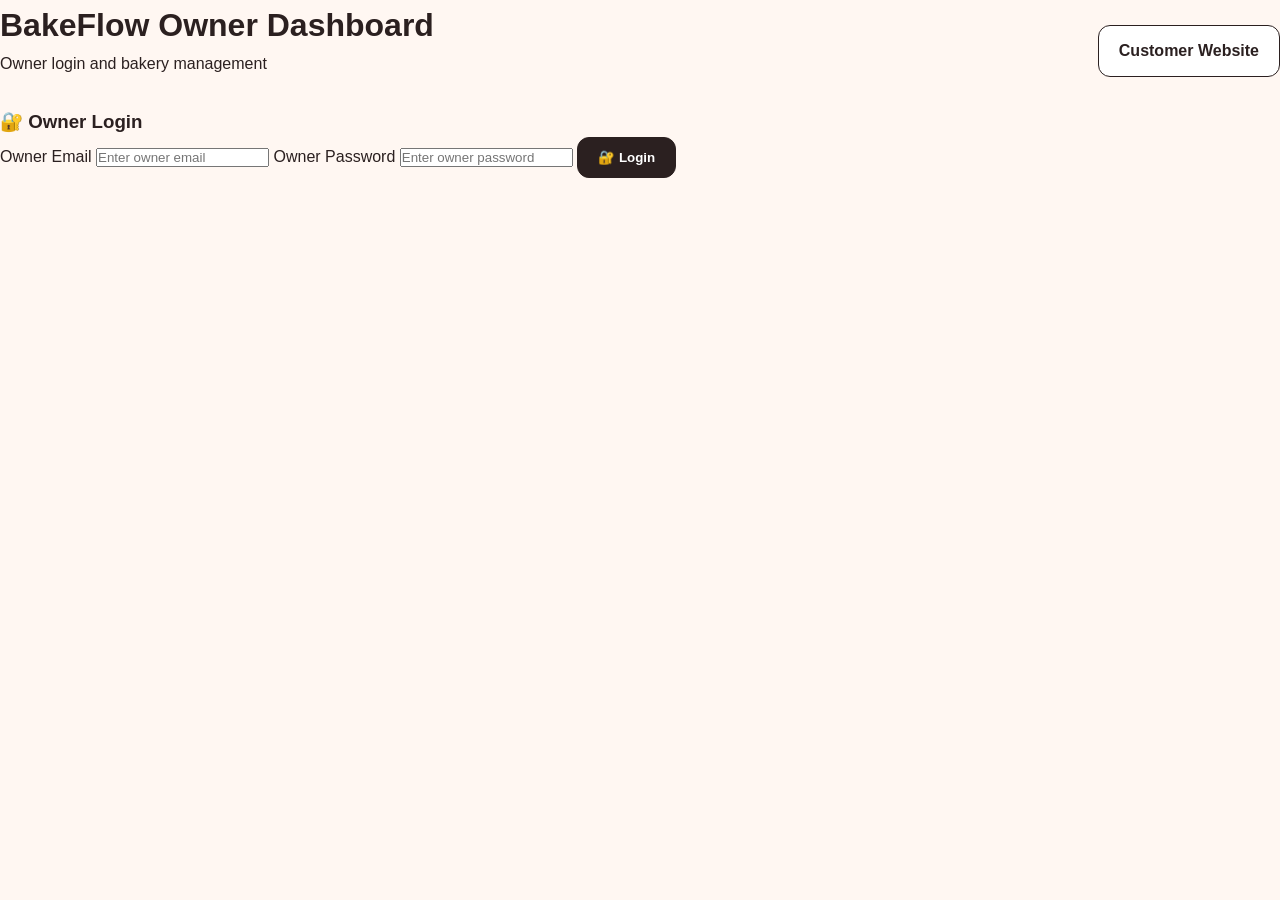
<file: owner.html>
<!DOCTYPE html>
<html lang="en">
<head>
  <meta charset="UTF-8">
  <meta name="viewport" content="width=device-width, initial-scale=1.0">
  <title>BakeFlow | Owner Dashboard</title>

  <link rel="stylesheet" href="style.css">
</head>
<body>

  <header class="section-heading">
    <div>
      <h1>BakeFlow Owner Dashboard</h1>
      <p>Owner login and bakery management</p>
    </div>
    <a href="index.html" class="btn secondary">Customer Website</a>
  </header>

  <section class="owner-dashboard" id="ownerDashboard">
<!-- OWNER LOGIN -->
<div id="ownerLoginSection">
<h3>🔐 Owner Login</h3>
<label>
      Owner Email
      <input id="ownerEmail" placeholder="Enter owner email" type="email"/>
</label>
<label>
      Owner Password
      <input id="ownerPassword" placeholder="Enter owner password" type="password"/>
</label>
<button class="btn primary" onclick="ownerLogin()" type="button">
      🔐 Login
    </button>
<p id="ownerLoginMessage"></p>
</div>
<!-- AFTER LOGIN -->
<div id="ownerLoggedInSection" style="display:none;">
<p>✅ Owner logged in</p>
<button class="btn secondary" onclick="ownerLogout()" type="button">
      🚪 Logout
    </button>
</div>
<!-- PROTECTED OWNER CONTROLS -->
<div id="ownerProtectedContent" style="display:none;">
<h2>👩‍🍳 Owner Dashboard</h2>
<p>Update customer order status from here.</p>
<!-- OWNER DASHBOARD OVERVIEW -->
<div class="owner-dashboard-overview">

  <h3>📊 Dashboard Overview</h3>

  <div class="owner-stat-grid">

    <div class="owner-stat-card">
      <div class="owner-stat-icon">📦</div>
      <div>
        <span>Today's Orders</span>
        <strong id="todayOrdersCount">0</strong>
      </div>
    </div>

    <div class="owner-stat-card">
      <div class="owner-stat-icon">⏳</div>
      <div>
        <span>Pending Orders</span>
        <strong id="pendingOrdersCount">0</strong>
      </div>
    </div>

    <div class="owner-stat-card">
      <div class="owner-stat-icon">✅</div>
      <div>
        <span>Delivered Orders</span>
        <strong id="deliveredOrdersCount">0</strong>
      </div>
    </div>

    <div class="owner-stat-card">
      <div class="owner-stat-icon">⭐</div>
      <div>
        <span>Customer Reviews</span>
        <strong id="dashboardReviewsCount">0</strong>
      </div>
    </div>

  </div>

</div>
<!-- CUSTOMER REVIEWS -->
<div class="owner-reviews">
<h3>⭐ Customer Reviews</h3>
<button class="btn secondary" onclick="loadOwnerCustomerReviews()" type="button">
  🔄 Load Reviews
</button>

<div id="ownerCustomerReviewsList">
  <p>Click "Load Reviews" to view customer reviews.</p>
</div>
</div>
<!-- OWNER ORDERS LIST -->
<div class="owner-orders-list">

  <div class="owner-orders-header">

    <div>
      <!-- REVENUE TRACKING -->
<div class="owner-revenue-section">

  <div class="owner-revenue-header">
    <div>
      <h3>💰 Revenue Tracking</h3>
      <p>Track your bakery revenue from customer orders.</p>
    </div>
  </div>

  <div class="owner-revenue-grid">

    <div class="owner-revenue-card">
      <div class="owner-revenue-icon">💰</div>
      <div>
        <span>Total Revenue</span>
        <strong id="ownerTotalRevenue">₹0</strong>
      </div>
    </div>

    <div class="owner-revenue-card">
      <div class="owner-revenue-icon">📅</div>
      <div>
        <span>Today's Revenue</span>
        <strong id="ownerTodayRevenue">₹0</strong>
      </div>
    </div>

    <div class="owner-revenue-card">
      <div class="owner-revenue-icon">💳</div>
      <div>
        <span>Paid Orders</span>
        <strong id="ownerPaidOrders">0</strong>
      </div>
    </div>

  </div>

</div>
<!-- EXPENSE & PROFIT / LOSS -->
<div class="owner-profit-section">

  <div class="owner-profit-header">
    <div>
      <h3>📊 Expense & Profit / Loss</h3>
      <p>Track expenses and calculate your bakery profit or loss.</p>
    </div>
  </div>

  <div class="owner-profit-grid">

    <div class="owner-profit-card">
      <div class="owner-profit-icon">💸</div>
      <div>
        <span>Total Expenses</span>
        <strong id="ownerTotalExpenses">₹0</strong>
      </div>
    </div>

    <div class="owner-profit-card">
      <div class="owner-profit-icon">📈</div>
      <div>
        <span>Profit / Loss</span>
        <strong id="ownerProfitLoss">₹0</strong>
      </div>
    </div>

  </div>

  <div class="owner-expense-input">
    <label for="ownerExpenseAmount">
      💸 Enter Expense Amount
    </label>

    <input
      type="number"
      id="ownerExpenseAmount"
      min="0"
      placeholder="Enter expense amount"
    >

    <button
      type="button"
      class="btn primary"
      onclick="calculateOwnerProfitLoss()"
    >
      Calculate Profit / Loss
    </button>

    <p id="ownerProfitLossMessage"></p>
  </div>

</div>
<!-- STOCK MANAGEMENT -->
<div class="owner-stock-section">

  <div class="owner-stock-header">
    <div>
      <h3>📦 Stock Management</h3>
      <p>Monitor bakery items and stock availability.</p>
    </div>
  </div>

  <div class="owner-stock-form">
<div>
  <label for="stockCategory">Stock Category</label>

  <select id="stockCategory" onchange="toggleStockCategoryFields()">
    <option value="cake">Cake</option>
    <option value="bakery">Bakery Item</option>
    <option value="ingredient">Ingredient</option>
  </select>
</div>
    <div>
      <label for="stockItemName">Item Name</label>
      <input
        type="text"
        id="stockItemName"
        placeholder="e.g. Flour"
      >
    </div>

    <div>
      <label for="stockQuantity">Quantity</label>
      <input
        type="number"
        id="stockQuantity"
        min="0"
        placeholder="Enter quantity"
      >
    </div>

    <div>
      <label for="stockUnit">Unit</label>
      <select id="stockUnit">
        <option value="kg">Kg</option>
        <option value="g">Grams</option>
        <option value="pieces">Pieces</option>
        <option value="litres">Litres</option>
        <option value="packets">Packets</option>
      </select>
    </div>
<div id="stockCakeTypeWrapper">
  <label for="stockCakeType">Cake Type</label>

  <select id="stockCakeType">
    <option value="Cool">Cool</option>
    <option value="Normal">Normal</option>
  </select>
</div>
    <button
      type="button"
      class="btn primary"
      onclick="addStockItem()"
    >
      ➕ Add Stock
    </button>

  </div>

  <div class="owner-stock-summary">

    <div class="owner-stock-card">
      <span>📦 Total Items</span>
      <strong id="ownerTotalStockItems">0</strong>
    </div>

    <div class="owner-stock-card">
      <span>⚠️ Low Stock</span>
      <strong id="ownerLowStockItems">0</strong>
    </div>

    <div class="owner-stock-card">
      <span>❌ Out of Stock</span>
      <strong id="ownerOutOfStockItems">0</strong>
    </div>

  </div>

  <div id="ownerStockList" class="owner-stock-list">
    <p>No stock items added yet.</p>
  </div>

</div>
<!-- OWNER NOTIFICATIONS -->
<div class="owner-notifications">

  <h3>🔔 Owner Notifications</h3>

  <div id="ownerNotifications">
    <p>No new notifications.</p>
  </div>

</div>
      <h3>📦 Customer Orders</h3>
      <p>View and manage all customer orders.</p>
    </div>

    <div class="owner-orders-count">
      <span id="ownerTotalOrders">0</span>
      <small>Total Orders</small>
    </div>

  </div>

  <!-- ORDER SEARCH & FILTER -->
  <div class="owner-order-controls">

    <input
      type="text"
      id="ownerOrderSearch"
      placeholder="🔍 Search Track ID..."
      oninput="filterOwnerOrders()"
    >

    <select
      id="ownerOrderFilter"
      onchange="filterOwnerOrders()"
    >
      <option value="all">All Orders</option>
      <option value="Order Received">Order Received</option>
      <option value="Order Confirmed">Order Confirmed</option>
      <option value="Preparing">Preparing</option>
      <option value="Ready for Delivery">Ready for Delivery</option>
      <option value="Out for Delivery">Out for Delivery</option>
      <option value="Delivered">Delivered</option>
    </select>

  </div>

  <div id="ownerOrdersContainer" class="owner-orders-grid">
    <p>Loading orders...</p>
  </div>
<!-- BEST-SELLING PRODUCTS -->
<div class="owner-best-selling">

  <h3>🏆 Best-Selling Products</h3>

  <p>Products ordered most frequently by customers.</p>

  <div id="bestSellingProducts">
    <p>Loading best-selling products...</p>
  </div>

</div>
</div>
<!-- SALES ANALYTICS -->
<div class="owner-sales-analytics">

  <h3>📊 Sales Analytics</h3>

  <p>View your sales performance and order statistics.</p>

  <div id="salesAnalytics">
    <p>Loading sales analytics...</p>
  </div>

</div>
<!-- CAKE BOOKING CALENDAR -->
<div class="owner-booking-calendar">

  <div class="owner-booking-calendar-header">
    <div>
      <h3>📅 Cake Booking Calendar</h3>
      <p>View cake bookings based on the customer's required date.</p>
    </div>

    <div class="owner-calendar-month">
      <button
        type="button"
        class="btn secondary"
        onclick="changeOwnerCalendarMonth(-1)">
        ←
      </button>

      <strong id="ownerCalendarMonth">Loading...</strong>

      <button
        type="button"
        class="btn secondary"
        onclick="changeOwnerCalendarMonth(1)">
        →
      </button>
    </div>
  </div>

  <div class="owner-calendar-weekdays">
    <span>Sun</span>
    <span>Mon</span>
    <span>Tue</span>
    <span>Wed</span>
    <span>Thu</span>
    <span>Fri</span>
    <span>Sat</span>
  </div>

  <div
    id="ownerBookingCalendarGrid"
    class="owner-booking-calendar-grid">
    <p>Loading calendar...</p>
  </div>

  <div
    id="ownerSelectedBookingDate"
    class="owner-selected-booking-date">
  </div>

</div>
<!-- CUSTOMER MANAGEMENT -->
<div class="owner-customer-management">

  <div class="owner-customer-header">
    <div>
      <h3>👥 Customer Management</h3>
      <p>View and manage customer details and order history.</p>
    </div>

    <div class="owner-customer-count">
      <span id="ownerCustomerCount">0</span>
      <small>Customers</small>
    </div>
  </div>

  <div class="owner-customer-search">
    <input
      type="text"
      id="ownerCustomerSearch"
      placeholder="🔍 Search by customer name or phone"
      oninput="filterOwnerCustomers()"
    >
  </div>

  <div id="ownerCustomerContainer">
    <p>Loading customers...</p>
  </div>

</div>
<!-- OWNER ORDER HISTORY -->
<div class="owner-order-history">

  <div class="owner-order-history-header">
    <div>
      <h3>📜 Order History</h3>
      <p>View completed customer orders and past order details.</p>
    </div>

    <div class="owner-order-history-count">
      <span id="ownerOrderHistoryCount">0</span>
      <small>Completed Orders</small>
    </div>
  </div>

  <div class="owner-order-history-controls">

    <input
      type="text"
      id="orderHistorySearch"
      placeholder="🔍 Search by Track ID or Customer Name"
      oninput="filterOrderHistory()"
    >

    <select id="orderHistoryStatus" onchange="filterOrderHistory()">
      <option value="all">All Completed Orders</option>
      <option value="Delivered">Delivered</option>
    </select>

  </div>

  <div id="ownerOrderHistoryContainer">
    <p>Loading order history...</p>
  </div>

</div>
<!-- DELIVERY TRACKING -->
<div class="owner-delivery-tracking">

  <h3>🚚 Delivery Tracking</h3>

  <p>
    Start live location sharing when the order is out for delivery.
  </p>

  <label>
    Track ID
    <input
      id="ownerTrackId"
      placeholder="e.g. BF-20260923-6818"
      type="text"
    />
  </label>

  <label>
    Order Status
    <select id="ownerOrderStatus">
      <option value="Order Received">Order Received</option>
      <option value="Order Confirmed">Order Confirmed</option>
      <option value="Preparing">Preparing</option>
      <option value="Ready for Delivery">Ready for Delivery</option>
      <option value="Out for Delivery">Out for Delivery</option>
      <option value="Delivered">Delivered</option>
    </select>
  </label>

  <div class="owner-delivery-actions">

    <button
      class="btn secondary"
      onclick="startDeliveryTracking()"
      type="button">
      📍 Start Delivery Tracking
    </button>

    <button
      class="btn secondary"
      id="stopDeliveryTrackingBtn"
      onclick="stopDeliveryTracking()"
      style="display:none;"
      type="button">
      ⛔ Stop Delivery Tracking
    </button>

    <button
      class="btn primary"
      onclick="updateOrderStatus()"
      type="button">
      🔄 Update Order Status
    </button>

  </div>

  <p id="deliveryTrackingStatus">
    Delivery tracking is not active.
  </p>

  <p id="ownerStatusMessage"></p>

</div>
<!-- OWNER QR PAYMENT -->
<div class="owner-qr-payment">

  <h3>📱 QR Payment</h3>

  <p>
    Customer can choose PhonePe or Paytm to make payment.
  </p>

  <div class="owner-qr-card">

    <!-- PHONEPE -->
    <div class="qr-payment-option">

      <h4>📱 PhonePe</h4>

      <div class="qr-placeholder">
  <img
    src="images/phonepe_qr.jpeg"
    alt="PhonePe QR Code"
  >
</div>

    </div>


    <!-- PAYTM -->
    <div class="qr-payment-option">

      <h4>💳 Paytm</h4>

      <div class="qr-placeholder">
  <img
    src="images/paytm_qr.jpeg"
    alt="Paytm QR Code"
  >
</div>
    </div>


    <!-- PAYMENT INFO -->
    <div class="qr-payment-info">

      <h4>💳 UPI Payment</h4>

      <p>
        Scan either QR code and complete the payment.
      </p>

      <p>
        <strong>Payment Status:</strong>
        <span id="qrPaymentStatus">
          Pending
        </span>
      </p>

    </div>

  </div>

</div>
<!-- OWNER PAYMENT MANAGEMENT -->
<div class="owner-payment-management">

  <h3>💳 Payment Management</h3>

  <p>
    Manage customer payment details and payment status.
  </p>

  <div class="owner-payment-card">

    <label>
      Track ID
      <input
        type="text"
        id="ownerPaymentTrackId"
        placeholder="e.g. BF-20260923-6818"
      >
    </label>

    <label>
      Payment Method
      <select id="ownerPaymentMethod">
        <option value="Cash on Delivery">Cash on Delivery</option>
        <option value="UPI">UPI</option>
        <option value="QR Payment">QR Payment</option>
      </select>
    </label>

    <label>
      Payment Status
      <select id="ownerPaymentStatus">
        <option value="Pending">Pending</option>
        <option value="Paid">Paid</option>
        <option value="Failed">Failed</option>
      </select>
    </label>

    <button
      type="button"
      class="btn primary"
      onclick="updatePaymentStatus()">
      💾 Update Payment
    </button>

    <p id="ownerPaymentMessage"></p>
    
  </div>

</div>
</div>
<!-- OWNER PAYMENT HISTORY -->
<div
  class="owner-payment-history"
  id="ownerPaymentHistorySection"
  style="display:none;">

  <div class="owner-payment-history-header">

    <div>
      <h3>🧾 Payment History</h3>
      <p>View customer payment records.</p>
    </div>

    <div class="owner-payment-count">
      <span id="ownerTotalPayments">0</span>
      <small>Total Payments</small>
    </div>

  </div>

  <!-- PAYMENT SEARCH & FILTER -->
  <div class="owner-payment-controls">

    <input
      type="text"
      id="paymentHistorySearch"
      placeholder="🔍 Search Track ID..."
      oninput="filterPaymentHistory()"
    >

    <select
      id="paymentHistoryFilter"
      onchange="filterPaymentHistory()"
    >
      <option value="all">All Payments</option>
      <option value="Pending">Pending</option>
      <option value="Paid">Paid</option>
      <option value="Failed">Failed</option>
    </select>

  </div>

  <div id="ownerPaymentHistoryContainer">

    <div class="owner-payment-history-empty">
      <p>🧾 No payment records available.</p>
    </div>

  </div>

</div>
</section>

<script src="./script.js" defer></script>
</body>
</html>
</file>
<file: style.css>
*{box-sizing:border-box;margin:0;padding:0}
html{scroll-behavior:smooth}
body{font-family:Inter,Segoe UI,Arial,sans-serif;background:#fff7f2;color:#2b2020;line-height:1.6}
a{text-decoration:none;color:inherit}
.navbar{position:sticky;top:0;z-index:20;background:rgba(255,250,248,.94);backdrop-filter:blur(10px);display:flex;justify-content:space-between;align-items:center;padding:15px 6%;border-bottom:1px solid #eadbd5}
.brand{display:flex;align-items:center;gap:10px}

.logo{
  width:70px;
  height:70px;
  display:flex;
  align-items:center;
  justify-content:center;
  overflow:hidden;
}

.logo img{
  width:100%;
  height:100%;
  object-fit:contain;
  display:block;
}

.brand h1{font-size:23px}.brand p{font-size:11px;color:#a15d6a}
nav{display:flex;align-items:center;gap:22px;font-size:14px}nav a:hover{color:#b35d70}
.chat-open,.chat-input button{border:0;border-radius:999px;padding:10px 15px;background:#2b2020;color:#fff;cursor:pointer}
.hero{min-height:650px;padding:75px 7%;display:grid;grid-template-columns:1fr 1fr;gap:50px;align-items:center;background:linear-gradient(120deg,#f8d8d0,#fff0eb,#f8dce5)}
.pill,.eyebrow{font-size:12px;letter-spacing:2px;color:#ad6270;font-weight:700}.hero h2{font-size:64px;line-height:1.05;margin:15px 0}.hero h2 span{color:#b35d70}.hero-text>p{max-width:570px;font-size:18px;color:#6b5b5b}.hero-buttons{display:flex;gap:12px;margin:25px 0}.btn{display:inline-block;padding:12px 20px;border-radius:12px;border:1px solid #2b2020;font-weight:700;cursor:pointer}.primary{background:#2b2020;color:#fff}.secondary{background:#fff}.quick-info{display:flex;flex-wrap:wrap;gap:10px;color:#6c5a5a;font-size:12px}.hero-photo{min-height:440px;border-radius:28px}
.photo-placeholder{background:linear-gradient(145deg,#efd8d1,#f9ece7);display:flex;align-items:center;justify-content:center;text-align:center;color:#805f5f;border:2px dashed #d2aaa0}.photo-placeholder span{font-size:60px}.photo-placeholder h3{font-size:25px}
.section{padding:75px 7%;max-width:1400px;margin:auto}.intro{display:grid;grid-template-columns:1fr 1fr;gap:50px;border-bottom:1px solid #eadbd5}.intro h2,.section-heading h2,.order-copy h2{font-size:38px;line-height:1.15;margin-top:8px}.intro>p,.section-heading>p,.order-copy>p{color:#6b5b5b}.section-heading{display:flex;justify-content:space-between;align-items:end;gap:30px;margin-bottom:30px}.section-heading>p{max-width:430px}
.grid{display:grid;grid-template-columns:repeat(4,1fr);gap:18px}.card,.mini-card{background:#fffaf7;border:1px solid #eadbd5;border-radius:18px;overflow:hidden;box-shadow:0 7px 25px rgba(90,50,50,.05)}.card{padding-bottom:20px}.card h3,.card p{padding:0 18px}.card h3{margin-top:15px}.card p{color:#776868;font-size:14px}.card-photo{height:180px;background:#f4e5df;display:flex;align-items:center;justify-content:center;flex-direction:column;font-size:34px;color:#9a7777}.card-photo small{font-size:11px;margin-top:5px}.subheading{margin:45px 0 15px;font-size:23px}.chips{display:flex;flex-wrap:wrap;gap:10px}.chips span{background:#f7e9e4;border:1px solid #ead3cd;padding:8px 13px;border-radius:999px;font-size:13px}
.bakery-section{background:#fde9e6;max-width:none;padding-left:7%;padding-right:7%}.bakery-grid{grid-template-columns:repeat(4,1fr)}.mini-card{padding-bottom:14px}.mini-card h3{font-size:15px;padding:12px 15px 0}.mini-photo-img{width:100%;height:120px;object-fit:cover;display:block;background:#f3ddd7}.menu-note{max-width:520px;color:#806f6f;font-size:13px;line-height:1.6}
.steps{display:grid;grid-template-columns:repeat(4,1fr);gap:18px}.steps>div{background:#fff;border:1px solid #eadbd5;border-radius:18px;padding:25px}.steps b{font-size:28px;color:#b35d70}.steps h3{margin:10px 0 5px}.steps p{font-size:14px;color:#6b5b5b}
.order-section{display:grid;grid-template-columns:1fr 1fr;gap:50px;background:#fff8f4}
.contact-box{margin-top:25px;background:#fff4ef;border-radius:18px;padding:20px;display:flex;flex-direction:column;gap:5px}
.order-form{display:grid;grid-template-columns:1fr 1fr;gap:12px;background:#fffaf8;padding:25px;border-radius:20px;border:1px solid #eadbd5}
.order-form input,.order-form select,.order-form textarea{width:100%;padding:12px;border:1px solid #d9c8c3;border-radius:10px;font:inherit;background:#fff}
.order-form textarea,.order-form button{grid-column:1/-1}
.order-form button{border:0}
footer{background:#2b2020;color:#fff;padding:25px 7%;display:flex;justify-content:space-between;font-size:13px}
.chat{position:fixed;right:24px;bottom:24px;width:370px;max-width:calc(100vw - 30px);height:550px;background:#fff;border:1px solid #e2d2ce;border-radius:20px;box-shadow:0 15px 50px rgba(0,0,0,.18);z-index:50;display:none;flex-direction:column;overflow:hidden}.chat.show{display:flex}.chat-head{padding:15px;background:#2b2020;color:#fff;display:flex;justify-content:space-between}.chat-head button{background:none;border:0;color:#fff;font-size:24px;cursor:pointer}.messages{padding:15px;overflow:auto;flex:1;background:#fffaf8}.msg{padding:10px 12px;border-radius:14px;margin-bottom:10px;max-width:90%;font-size:14px}.bot{background:#f1e3df}.user{background:#2b2020;color:#fff;margin-left:auto}.quick-questions{display:flex;gap:6px;overflow:auto;padding:8px;border-top:1px solid #eee}.quick-questions button{white-space:nowrap;border:1px solid #dbc7c1;background:#fff;border-radius:999px;padding:7px 10px;font-size:11px;cursor:pointer}.chat-input{display:flex;padding:10px;border-top:1px solid #eee;gap:8px}.chat-input input{flex:1;border:1px solid #d9c8c3;border-radius:10px;padding:10px}
@media(max-width:900px){.hero,.intro,.order-section{grid-template-columns:1fr}.hero h2{font-size:48px}.grid,.bakery-grid{grid-template-columns:repeat(2,1fr)}.steps{grid-template-columns:repeat(2,1fr)}}
@media(max-width:550px){.section,.hero{padding:50px 5%}.grid,.bakery-grid,.steps{grid-template-columns:1fr}.section-heading{display:block}.section-heading>p{margin-top:10px}.order-form{grid-template-columns:1fr}.order-form textarea,.order-form button{grid-column:auto}footer{display:block}.hero-photo{min-height:300px}}

/* Dashboard */
.dashboard-section{background:#fff4ef;max-width:none}
.dash-stats{display:grid;grid-template-columns:repeat(4,1fr);gap:16px;margin:25px 0}
.stat-card{background:#fff;border:1px solid #eadbd5;border-radius:18px;padding:20px;display:grid;grid-template-columns:auto 1fr;column-gap:12px;align-items:center;box-shadow:0 7px 25px rgba(90,50,50,.05)}
.stat-card span{font-size:27px;grid-row:span 2}.stat-card strong{font-size:27px;line-height:1}.stat-card small{color:#7c6a6a}
.dashboard-grid{display:grid;grid-template-columns:1.1fr .9fr;gap:18px}.dash-panel{background:#fff;border:1px solid #eadbd5;border-radius:18px;padding:22px;box-shadow:0 7px 25px rgba(90,50,50,.04)}
.panel-title{display:flex;justify-content:space-between;align-items:center;margin-bottom:15px}.panel-title span{font-size:11px;color:#9b6b72}.status{background:#eee7e4;padding:5px 9px;border-radius:999px}
.workflow{display:grid;gap:10px}.workflow div{display:flex;align-items:center;gap:12px;background:#fffaf8;border:1px solid #eee0db;border-radius:12px;padding:10px}.workflow b{width:28px;height:28px;border-radius:50%;background:#2b2020;color:#fff;display:grid;place-items:center;font-size:12px}.workflow span{font-size:13px}
.business-lines{display:grid;gap:9px}.business-lines p{padding:10px;background:#fffaf8;border-radius:10px;font-size:13px}.business-lines p span{margin-right:8px}
.chatbot-panel{margin-top:18px;display:flex;justify-content:space-between;align-items:center;gap:20px}.chatbot-panel h3{margin:5px 0}.chatbot-panel p{font-size:13px;color:#6b5b5b;max-width:700px}
/* Gallery */
.gallery-section{background:#fff}.photo-grid{display:grid;grid-template-columns:repeat(4,1fr);gap:16px}.gallery-item{margin:0;background:#fff;border:1px solid #eadbd5;border-radius:16px;overflow:hidden;box-shadow:0 6px 20px rgba(90,50,50,.05);transition:transform .2s,box-shadow .2s}.gallery-item:hover{transform:translateY(-4px);box-shadow:0 12px 30px rgba(90,50,50,.12)}.gallery-item img{display:block;width:100%;height:260px;object-fit:cover;background:#f3e4df}.gallery-item figcaption{padding:10px 13px;font-size:12px;font-weight:700;color:#5d4d4d}
@media(max-width:900px){.dash-stats{grid-template-columns:repeat(2,1fr)}.dashboard-grid{grid-template-columns:1fr}.photo-grid{grid-template-columns:repeat(2,1fr)}}
@media(max-width:550px){.dash-stats{grid-template-columns:1fr}.chatbot-panel{display:block}.chatbot-panel button{margin-top:15px}.photo-grid{grid-template-columns:1fr}}

/* Presentation polish */
.hero-cake-photo{position:relative;overflow:hidden;background:#f3ddd7;border-radius:28px;box-shadow:0 20px 55px rgba(90,50,50,.12);min-height:440px}
.hero-cake-photo img{width:100%;height:100%;min-height:440px;display:block;object-fit:cover}
.hero-photo-badge{position:absolute;left:20px;bottom:20px;background:rgba(255,255,255,.92);border:1px solid #eadbd5;padding:9px 14px;border-radius:999px;font-size:12px;font-weight:700;box-shadow:0 8px 25px rgba(0,0,0,.08)}
.catalogue-strip{display:flex;justify-content:space-between;align-items:center;gap:20px;background:#fff;border:1px solid #eadbd5;border-radius:18px;padding:16px 20px;margin:4px 0 20px;box-shadow:0 7px 25px rgba(90,50,50,.04)}
.catalogue-strip>div{display:flex;align-items:center;gap:12px}.catalogue-icon{width:38px;height:38px;border-radius:12px;background:#f7e9e4;display:grid;place-items:center;font-size:19px}.catalogue-strip strong{font-size:14px}.catalogue-strip p{font-size:12px;color:#786868;margin-top:2px}.catalogue-link{font-size:12px;font-weight:800;white-space:nowrap;color:#9b5968}
.custom-flavour-note{display:flex;align-items:center;gap:12px;margin-top:18px;padding:15px 18px;background:#fff4ef;border:1px dashed #d9b9b0;border-radius:15px}.custom-flavour-note>span{font-size:22px}.custom-flavour-note strong{font-size:13px}.custom-flavour-note p{font-size:12px;color:#6b5b5b;margin-top:2px}.custom-flavour-input{grid-column:1/-1}
.card-photo{object-fit:cover;width:100%}
@media(max-width:900px){.catalogue-strip{align-items:flex-start;flex-direction:column}.catalogue-link{padding-left:50px}.hero-cake-photo,.hero-cake-photo img{min-height:360px}}
@media(max-width:550px){.catalogue-link{padding-left:0}.custom-flavour-input{grid-column:auto}}

/* ===== Final presentation dashboard ===== */
.dashboard-section{position:relative;background:linear-gradient(180deg,#fff7f3 0%,#fff 100%);overflow:hidden}
.dashboard-section:before{content:"";position:absolute;width:420px;height:420px;border-radius:50%;background:#f7e3dc;opacity:.45;right:-180px;top:-170px;pointer-events:none}
.dashboard-top{position:relative;display:flex;justify-content:space-between;align-items:flex-end;gap:30px;margin-bottom:26px}
.dashboard-lead{max-width:720px;color:#6f6060;line-height:1.7;margin-top:9px}
.dashboard-badge{white-space:nowrap;background:#fff;border:1px solid #eadbd5;border-radius:999px;padding:10px 14px;font-size:12px;font-weight:700;box-shadow:0 8px 24px rgba(90,50,50,.05)}
.live-dot{display:inline-block;width:8px;height:8px;border-radius:50%;background:#6c9b72;margin-right:7px}
.dash-stats{position:relative;grid-template-columns:repeat(4,1fr);gap:15px;margin:0 0 18px}
.stat-card{position:relative;grid-template-columns:auto 1fr;min-height:112px;padding:18px;border-radius:20px;transition:transform .2s,box-shadow .2s}
.stat-card:hover{transform:translateY(-3px);box-shadow:0 14px 32px rgba(90,50,50,.09)}
.stat-card span{font-size:25px}.stat-card strong{font-size:25px}.stat-card small{display:block;margin-top:4px}.stat-card em{grid-column:1/-1;font-style:normal;font-size:10px;color:#9b7d77;margin-top:10px;padding-top:9px;border-top:1px solid #f0e4df}
.dashboard-main-grid{position:relative;display:grid;grid-template-columns:1.45fr .75fr;gap:18px}
.dash-panel{border-radius:22px;padding:23px;box-shadow:0 10px 35px rgba(90,50,50,.055)}
.panel-title{align-items:flex-start}.panel-title h3{font-size:19px;margin-top:5px}.panel-kicker{font-size:10px;letter-spacing:1.5px;font-weight:800;color:#a15f6d}
.soft-tag{background:#f7ece8;padding:6px 10px;border-radius:999px;font-size:10px;font-weight:800;color:#8d6262}
.option-preview{display:grid;grid-template-columns:repeat(3,1fr);gap:12px;margin-top:18px}
.option-preview>div{background:#fffaf8;border:1px solid #eee0db;border-radius:16px;padding:15px;display:flex;gap:11px;align-items:flex-start}
.option-icon{width:34px;height:34px;border-radius:11px;background:#f8e9e4;display:grid;place-items:center;flex:none}
.option-preview b{font-size:13px}.option-preview p{font-size:11px;line-height:1.55;color:#776868;margin-top:5px}
.dashboard-action{display:flex;justify-content:space-between;align-items:center;margin-top:16px;padding:13px 15px;border-radius:13px;background:#2b2020;color:#fff;font-size:12px;font-weight:800}.dashboard-action span{font-size:18px}
.assistant-card{background:linear-gradient(145deg,#302323,#4a3535);color:#fff;display:flex;flex-direction:column;align-items:flex-start;justify-content:center;min-height:100%}.assistant-card .panel-kicker{color:#eac9bf}.assistant-card h3{font-size:25px;margin:7px 0}.assistant-card p{color:#eadedb;font-size:12px;line-height:1.65}.assistant-icon{width:48px;height:48px;border-radius:15px;background:rgba(255,255,255,.12);display:grid;place-items:center;font-size:24px;margin-bottom:13px}.assistant-tags{display:flex;gap:7px;flex-wrap:wrap;margin:15px 0}.assistant-tags span{font-size:9px;border:1px solid rgba(255,255,255,.2);padding:6px 9px;border-radius:999px;color:#f4e9e6}.assistant-card .btn{background:#fff;color:#302323;border:none;margin-top:2px}
.workflow-panel{margin-top:18px}.workflow-panel .panel-title>a{font-size:11px;font-weight:800;color:#9b5968}.workflow{display:flex;align-items:center;gap:9px}.workflow div{flex:1;min-height:72px;padding:12px;background:#fffaf8;border:1px solid #eee0db;border-radius:15px;display:flex;flex-direction:column;justify-content:center;gap:6px}.workflow b{width:28px;height:28px;font-size:10px}.workflow span{font-size:11px}.workflow i{font-style:normal;color:#b18a83;font-weight:900}
.business-strip{position:relative;display:grid;grid-template-columns:repeat(3,1fr);gap:12px;margin-top:18px}.business-strip>div{background:#fff;border:1px solid #eadbd5;border-radius:16px;padding:14px 16px;display:grid;grid-template-columns:auto 1fr;column-gap:10px}.business-strip span{grid-row:span 2;font-size:20px}.business-strip b{font-size:11px}.business-strip small{font-size:9px;color:#817171;margin-top:4px}

/* ===== Flexible order form ===== */
.order-section{background:#fffaf8}.order-copy{max-width:850px}.order-copy>p:not(.eyebrow){color:#6f6060;line-height:1.7}.order-note{display:flex;gap:10px;align-items:center;margin-top:18px;background:#fff;border:1px dashed #d9b9b0;border-radius:14px;padding:12px 14px}.order-note span{font-size:20px}.order-note p{font-size:11px;color:#6d5d5d}.order-form{margin-top:25px;background:#fff;border:1px solid #eadbd5;border-radius:22px;padding:24px;box-shadow:0 12px 38px rgba(90,50,50,.06);display:grid;grid-template-columns:repeat(2,1fr);gap:15px}
.order-form label{display:flex;flex-direction:column;gap:7px;font-size:11px;font-weight:800;color:#554646}.order-form input,.order-form select,.order-form textarea{width:100%;border:1px solid #ddceca;background:#fffdfc;border-radius:12px;padding:12px 13px;font:inherit;font-weight:500;color:#403535;outline:none;transition:border .2s,box-shadow .2s}.order-form input:focus,.order-form select:focus,.order-form textarea:focus{border-color:#a86d79;box-shadow:0 0 0 3px rgba(168,109,121,.1)}.order-form textarea{resize:vertical;min-height:105px}.custom-field{grid-column:auto}.full-field{grid-column:1/-1}.order-form .btn{border:none;cursor:pointer;padding:14px 18px}

/* ===== Chatbot presentation ===== */
.chat{width:min(390px,calc(100vw - 28px));border-radius:22px;box-shadow:0 24px 70px rgba(35,22,22,.22);overflow:hidden;border:1px solid #e5d7d2}.chat-head{padding:15px 17px;background:linear-gradient(135deg,#2b2020,#594040);color:#fff}.chat-head strong:before{content:"●";color:#9bc49e;font-size:9px;margin-right:7px;vertical-align:2px}.messages{background:#fffaf8;min-height:260px;max-height:360px}.msg{max-width:88%;border-radius:15px;line-height:1.5}.msg.bot{background:#fff;border:1px solid #eadbd5}.msg.user{background:#2b2020;color:#fff}.quick-questions{background:#fffaf8}.quick-questions button{font-weight:700;color:#6a4d4d}.chat-input{background:#fff}.chat-input input{background:#fffdfc}.chat-input button{border:0;border-radius:10px;background:#2b2020;color:#fff;padding:0 14px;font-weight:800;cursor:pointer}

@media(max-width:900px){.dashboard-top{display:block}.dashboard-badge{display:inline-block;margin-top:15px}.dash-stats{grid-template-columns:repeat(2,1fr)}.dashboard-main-grid{grid-template-columns:1fr}.option-preview{grid-template-columns:1fr}.workflow{display:grid;grid-template-columns:1fr 1fr}.workflow i{display:none}.business-strip{grid-template-columns:1fr}.order-form{grid-template-columns:1fr}.full-field{grid-column:auto}.custom-field{grid-column:auto}}
@media(max-width:550px){.dashboard-top h2{font-size:34px}.dash-stats{grid-template-columns:1fr}.workflow{grid-template-columns:1fr}.order-form{padding:17px}.order-note{align-items:flex-start}}
.quick-builder{display:grid;grid-template-columns:1fr 1fr;gap:12px;margin-top:18px}.quick-builder label{display:flex;flex-direction:column;gap:7px;font-size:10px;font-weight:800;color:#5a4a4a}.quick-builder select{border:1px solid #ddceca;background:#fffdfc;border-radius:12px;padding:12px;font:inherit;color:#403535;outline:none}.quick-builder select:focus{border-color:#a86d79;box-shadow:0 0 0 3px rgba(168,109,121,.1)}.dashboard-custom-hint{margin-top:10px;padding:10px 12px;border-radius:11px;background:#fff8f5;color:#776666;font-size:10px;border:1px dashed #dfc8c0}.dashboard-custom-hint b{color:#76515b}@media(max-width:550px){.quick-builder{grid-template-columns:1fr}}

/* ===== Bakery menu + universal ordering ===== */
.menu-note{display:flex;gap:10px;align-items:flex-start;margin:-2px 0 20px;padding:13px 15px;border:1px dashed #dcc4bc;background:#fff8f5;border-radius:14px;color:#6d5c5c;font-size:11px;line-height:1.6}.menu-note span{font-size:16px}.menu-card{overflow:hidden;padding:0;display:flex;flex-direction:column}.menu-card>img{display:block;width:100%;height:185px;object-fit:cover;background:#fff7f2}.menu-card-body{padding:15px}.menu-card-body h3{margin:0 0 4px;font-size:16px}.menu-card-body p{font-size:11px;color:#827171;margin-bottom:12px}.mini-order{border:0;background:#2b2020;color:#fff;border-radius:10px;padding:10px 12px;font-size:11px;font-weight:800;cursor:pointer;width:100%;transition:transform .2s,opacity .2s}.mini-order:hover{transform:translateY(-1px);opacity:.92}
.form-section-title{display:flex;gap:11px;align-items:center;margin-top:4px;padding-bottom:10px;border-bottom:1px solid #eee2de}.form-section-title span{width:29px;height:29px;border-radius:10px;background:#f5e4df;display:grid;place-items:center;font-size:10px;font-weight:900;color:#8e5965}.form-section-title b{display:block;font-size:13px}.form-section-title small{display:block;font-size:10px;color:#887777;margin-top:3px;font-weight:500}.subform{padding:15px;border-radius:16px;background:#fff8f5;border:1px solid #f0e0da}.subform-grid{display:grid;grid-template-columns:1fr 1fr;gap:14px}.form-bottom-note{padding:12px 14px;background:#f8f2ef;border-radius:12px;display:flex;gap:9px;align-items:center;font-size:10px;color:#6e5f5f}.form-bottom-note span{font-size:17px}.form-bottom-note p{margin:0}
@media(max-width:900px){.menu-card>img{height:210px}.subform-grid{grid-template-columns:1fr}}
@media(max-width:550px){.menu-card>img{height:200px}.menu-note{font-size:10px}.form-section-title{margin-top:2px}}

/* ===== Mobile navigation + five-card dashboard ===== */
.mobile-menu-toggle{display:none;border:1px solid #eadbd5;background:#fff;border-radius:10px;padding:8px 10px;font-size:18px;color:#2b2020;cursor:pointer}
.dash-stats{grid-template-columns:repeat(5,1fr)}
.cake-order-btn{margin:12px 18px 0;width:calc(100% - 36px)}
@media(max-width:1100px){.dash-stats{grid-template-columns:repeat(3,1fr)}}
@media(max-width:900px){
  .mobile-menu-toggle{display:block;margin-left:auto;margin-right:10px}
  .navbar{flex-wrap:wrap}
  nav{display:flex;align-items:center;gap:22px;font-size:14px}
  nav.mobile-open{display:flex}
  nav a{display:inline-block;padding:7px 9px;background:#fff;border:1px solid #eadbd5;border-radius:9px;font-size:11px}
  nav .chat-open{font-size:11px;padding:8px 11px}
  .dash-stats{grid-template-columns:repeat(2,1fr)}
}
@media(max-width:550px){
  .dash-stats{grid-template-columns:1fr}
  .mobile-menu-toggle{margin-right:4px}
  .brand h1{font-size:20px}.brand p{font-size:9px}
  .navbar{padding:12px 5%}
}
Yes.social-links {
  display: flex;
  justify-content: center;
  gap: 12px;
  margin-top: 18px;
  flex-wrap: wrap;
}

.social-links a {
  display: inline-flex;
  align-items: center;
  justify-content: center;
  padding: 10px 18px;
  border-radius: 12px;
  text-decoration: none;
  font-weight: 600;
  background: #f5f5f5;
  color: #222;
  border: 1px solid #ddd;
  transition: 0.2s ease;
}

.social-links a:hover {
  transform: translateY(-2px);
}
/* ORDER TRACKING TIMELINE */

.tracking-timeline {
  margin-top: 20px;
  padding: 10px 0;
}

.tracking-step {
  display: flex;
  align-items: flex-start;
  gap: 15px;
  position: relative;
  padding: 0 0 25px 0;
}

.tracking-step:not(:last-child)::after {
  content: "";
  position: absolute;
  left: 16px;
  top: 35px;
  width: 2px;
  height: calc(100% - 10px);
  background: #d9d9d9;
}

.tracking-dot {
  width: 34px;
  height: 34px;
  min-width: 34px;
  border-radius: 50%;
  display: flex;
  align-items: center;
  justify-content: center;
  background: #e5e5e5;
  font-size: 15px;
  position: relative;
  z-index: 2;
}

.tracking-info {
  display: flex;
  flex-direction: column;
  gap: 4px;
  padding-top: 3px;
}

.tracking-info strong {
  font-size: 16px;
}

.tracking-info small {
  font-size: 13px;
  opacity: 0.7;
}

.tracking-step.completed .tracking-dot,
.tracking-step.active .tracking-dot {
  background: #25a244;
  color: white;
}

.tracking-step.completed::after {
  background: #25a244;
}

.tracking-step.completed span {
  font-size: 0;
}

.tracking-step.completed span::after {
  content: "✓";
  font-size: 20px;
  font-weight: bold;
  color: #25a244;
}

.tracking-step.active .tracking-info strong {
  font-weight: 700;
}
/* FORCE MAIN NAVIGATION VISIBLE */
.navbar nav{
  display:flex !important;
  align-items:center;
  gap:22px;
}

.navbar nav a{
  display:inline-block !important;
  visibility:visible !important;
  opacity:1 !important;
}

@media(max-width:900px){
  .navbar nav{
    display:flex !important;
    width:auto;
    padding-top:0;
    gap:12px;
    flex-wrap:wrap;
  }

  .navbar nav a{
    display:inline-block !important;
  }
}
/* Cake images size */
.cake-card img {
  width: 100%;
  height: 220px;
  object-fit: contain;
  display: block;
}
/* CUSTOMER REVIEWS */

.customer-reviews-section {
  max-width: 900px;
  margin: 50px auto;
  padding: 35px 20px;
  text-align: center;
}

.customer-reviews-section h2 {
  margin-bottom: 25px;
}

.overall-rating {
  margin: 0 auto 30px;
  padding: 22px;
  border-radius: 16px;
  background: #fff8ef;
  max-width: 350px;
}

#averageRating {
  font-size: 32px;
  font-weight: 700;
}

#averageStars {
  font-size: 25px;
  letter-spacing: 3px;
  margin: 8px 0;
}

#reviewCount {
  margin: 0;
  opacity: 0.7;
}

#customerReviewsList {
  display: grid;
  grid-template-columns: repeat(2, 1fr);
  gap: 20px;
  text-align: left;
}

.customer-review-card {
  background: white;
  border-radius: 16px;
  padding: 22px;
  box-shadow: 0 4px 15px rgba(0, 0, 0, 0.08);
}

.review-stars {
  font-size: 18px;
  margin-bottom: 10px;
}

.customer-review-card h3 {
  margin: 5px 0 10px;
  font-size: 17px;
}

.customer-review-card p {
  margin: 0;
  line-height: 1.6;
  opacity: 0.85;
}

/* MOBILE */

@media (max-width: 600px) {

  .customer-reviews-section {
    padding: 25px 15px;
  }

  #customerReviewsList {
    grid-template-columns: 1fr;
  }

  .overall-rating {
    max-width: 100%;
  }

}
/* ================================
   OWNER DASHBOARD OVERVIEW
================================ */

.owner-dashboard-overview {
  margin: 20px 0;
}

.owner-dashboard-overview h3 {
  margin-bottom: 15px;
}

.owner-stat-grid {
  display: grid;
  grid-template-columns: repeat(4, 1fr);
  gap: 15px;
}

.owner-stat-card {
  background: #fff;
  border-radius: 14px;
  padding: 18px;
  display: flex;
  align-items: center;
  gap: 14px;
  box-shadow: 0 4px 14px rgba(0, 0, 0, 0.08);
  border: 1px solid #eee;
}

.owner-stat-icon {
  font-size: 28px;
}

.owner-stat-card span {
  display: block;
  font-size: 13px;
  margin-bottom: 6px;
  opacity: 0.75;
}

.owner-stat-card strong {
  display: block;
  font-size: 25px;
}

@media (max-width: 900px) {
  .owner-stat-grid {
    grid-template-columns: repeat(2, 1fr);
  }
}

@media (max-width: 550px) {
  .owner-stat-grid {
    grid-template-columns: 1fr;
  }
}
/* =================================
   OWNER CUSTOMER ORDERS
================================= */

.owner-orders-list {
  margin-top: 25px;
}

.owner-orders-header {
  display: flex;
  justify-content: space-between;
  align-items: center;
  gap: 15px;
  margin-bottom: 15px;
}

.owner-orders-header h3 {
  margin-bottom: 5px;
}

.owner-orders-header p {
  margin: 0;
  opacity: 0.7;
  font-size: 14px;
}

.owner-orders-count {
  min-width: 90px;
  padding: 12px 16px;
  text-align: center;
  border-radius: 12px;
  background: #fff;
  border: 1px solid #eee;
}

.owner-orders-count span {
  display: block;
  font-size: 22px;
  font-weight: 700;
}

.owner-orders-count small {
  font-size: 11px;
  opacity: 0.7;
}

.owner-order-controls {
  display: grid;
  grid-template-columns: 1fr 220px;
  gap: 12px;
  margin-bottom: 18px;
}

.owner-order-controls input,
.owner-order-controls select {
  width: 100%;
  padding: 12px;
  border-radius: 10px;
  border: 1px solid #ddd;
  background: #fff;
  box-sizing: border-box;
}

.owner-order-card {
  background: #fff;
  border: 1px solid #eee;
  border-radius: 14px;
  padding: 16px;
  margin-bottom: 12px;
  box-shadow: 0 3px 12px rgba(0, 0, 0, 0.06);
}

.owner-order-card h4 {
  margin: 0 0 10px;
  font-size: 15px;
}

.owner-order-card p {
  margin: 7px 0;
  font-size: 13px;
}

.owner-order-status {
  display: inline-block;
  padding: 5px 9px;
  border-radius: 20px;
  font-size: 12px;
  font-weight: 600;
  background: #f5f5f5;
}

.owner-order-card .btn {
  margin-top: 8px;
}

@media (max-width: 700px) {

  .owner-orders-header {
    align-items: flex-start;
  }

  .owner-order-controls {
    grid-template-columns: 1fr;
  }

}

@media (max-width: 550px) {

  .owner-orders-header {
    flex-direction: column;
  }

  .owner-orders-count {
    width: 100%;
    box-sizing: border-box;
  }

}
/* =================================
   OWNER PAYMENT MANAGEMENT
================================= */

.owner-payment-management {
  margin-top: 25px;
}

.owner-payment-management h3 {
  margin-bottom: 6px;
}

.owner-payment-management > p {
  margin-top: 0;
  opacity: 0.7;
  font-size: 14px;
}

.owner-payment-card {
  background: #fff;
  border: 1px solid #eee;
  border-radius: 14px;
  padding: 18px;
  margin-top: 15px;
  box-shadow: 0 3px 12px rgba(0, 0, 0, 0.06);
}

.owner-payment-card label {
  display: block;
  margin-bottom: 14px;
  font-size: 13px;
  font-weight: 600;
}

.owner-payment-card input,
.owner-payment-card select {
  display: block;
  width: 100%;
  margin-top: 6px;
  padding: 12px;
  border: 1px solid #ddd;
  border-radius: 10px;
  box-sizing: border-box;
  background: #fff;
  font-size: 14px;
}

.owner-payment-card .btn {
  margin-top: 5px;
}

#ownerPaymentMessage {
  margin-top: 12px;
  font-size: 13px;
}
/* =================================
   OWNER QR PAYMENT
================================= */

.owner-qr-payment {
  margin-top: 25px;
}

.owner-qr-payment h3 {
  margin-bottom: 6px;
}

.owner-qr-payment > p {
  margin-top: 0;
  opacity: 0.7;
  font-size: 14px;
}

.owner-qr-card {
  display: grid;
  grid-template-columns: repeat(2, 1fr);
  gap: 20px;
  background: #fff;
  border: 1px solid #eee;
  border-radius: 14px;
  padding: 20px;
  margin-top: 15px;
  box-shadow: 0 3px 12px rgba(0, 0, 0, 0.06);
}

.qr-payment-option {
  text-align: center;
}

.qr-payment-option h4 {
  margin-top: 0;
  margin-bottom: 12px;
}

.qr-placeholder {
  width: 160px;
  height: 160px;
  margin: 0 auto;
  border: 2px dashed #ddd;
  border-radius: 12px;
  display: flex;
  flex-direction: column;
  justify-content: center;
  align-items: center;
  text-align: center;
  background: #fafafa;
}

.qr-placeholder img {
  width: 100%;
  height: 100%;
  object-fit: contain;
  border-radius: 10px;
}

.qr-placeholder span {
  font-size: 35px;
}

.qr-placeholder p {
  margin: 8px 0 4px;
  font-weight: 600;
}

.qr-placeholder small {
  font-size: 11px;
  opacity: 0.65;
}

.qr-payment-info {
  grid-column: 1 / -1;
  text-align: center;
  border-top: 1px solid #eee;
  padding-top: 15px;
}

.qr-payment-info h4 {
  margin-top: 0;
  margin-bottom: 10px;
}

.qr-payment-info p {
  font-size: 14px;
  line-height: 1.5;
}

#qrPaymentStatus {
  font-weight: 600;
}


/* MOBILE */

@media (max-width: 600px) {

  .owner-qr-card {
    grid-template-columns: 1fr;
  }

  .qr-payment-info {
    grid-column: auto;
  }

}
/* =================================
   OWNER PAYMENT HISTORY
================================= */

.owner-payment-history {
  margin-top: 25px;
}

.owner-payment-history-header {
  display: flex;
  justify-content: space-between;
  align-items: center;
  gap: 15px;
  margin-bottom: 15px;
}

.owner-payment-history-header h3 {
  margin-bottom: 5px;
}

.owner-payment-history-header p {
  margin: 0;
  opacity: 0.7;
  font-size: 14px;
}

.owner-payment-count {
  min-width: 90px;
  padding: 12px 16px;
  text-align: center;
  border-radius: 12px;
  background: #fff;
  border: 1px solid #eee;
}

.owner-payment-count span {
  display: block;
  font-size: 22px;
  font-weight: 700;
}

.owner-payment-count small {
  font-size: 11px;
  opacity: 0.7;
}

.owner-payment-controls {
  display: grid;
  grid-template-columns: 1fr 220px;
  gap: 12px;
  margin-bottom: 18px;
}

.owner-payment-controls input,
.owner-payment-controls select {
  width: 100%;
  padding: 12px;
  border-radius: 10px;
  border: 1px solid #ddd;
  background: #fff;
  box-sizing: border-box;
}

.owner-payment-history-empty {
  background: #fff;
  border: 1px solid #eee;
  border-radius: 14px;
  padding: 18px;
  text-align: center;
  box-shadow: 0 3px 12px rgba(0, 0, 0, 0.06);
}

.owner-payment-history-empty p {
  margin: 0;
  opacity: 0.7;
}

@media (max-width: 700px) {

  .owner-payment-controls {
    grid-template-columns: 1fr;
  }

}

@media (max-width: 550px) {

  .owner-payment-history-header {
    flex-direction: column;
    align-items: stretch;
  }

  .owner-payment-count {
    width: 100%;
    box-sizing: border-box;
  }

}
.owner-payment-record {
  background: #fff;
  border: 1px solid #eee;
  border-radius: 14px;
  padding: 16px;
  margin-bottom: 12px;
  box-shadow: 0 3px 12px rgba(0, 0, 0, 0.06);
}

.owner-payment-record h4 {
  margin: 0 0 10px;
}

.owner-payment-record p {
  margin: 7px 0;
  font-size: 13px;
}

.payment-history-status {
  display: inline-block;
  padding: 5px 9px;
  border-radius: 20px;
  background: #f5f5f5;
  font-weight: 600;
  font-size: 12px;
}
/* ===== OWNER DELIVERY MANAGEMENT ===== */

.owner-delivery-management {
  margin-top: 25px;
}

.owner-delivery-management h3 {
  margin-bottom: 6px;
}

.owner-delivery-management > p {
  margin-top: 0;
  opacity: 0.7;
  font-size: 14px;
}

.owner-delivery-card {
  background: #fff;
  border: 1px solid #eee;
  border-radius: 14px;
  padding: 18px;
  margin-top: 15px;
  box-shadow: 0 3px 12px rgba(0, 0, 0, 0.06);
}

.owner-delivery-card label {
  display: block;
  margin-bottom: 14px;
  font-size: 13px;
  font-weight: 600;
}

.owner-delivery-card input,
.owner-delivery-card select {
  display: block;
  width: 100%;
  margin-top: 6px;
  padding: 12px;
  border: 1px solid #ddd;
  border-radius: 10px;
  box-sizing: border-box;
  background: #fff;
  font-size: 14px;
}

.owner-delivery-charge-box {
  display: flex;
  justify-content: space-between;
  align-items: center;
  margin: 15px 0;
  padding: 14px;
  border-radius: 10px;
  background: #fafafa;
  border: 1px solid #eee;
}

.owner-delivery-charge-box span {
  font-size: 13px;
}

.owner-delivery-charge-box strong {
  font-size: 20px;
}

#ownerDeliveryEligibility,
#ownerDeliveryMessage {
  margin-top: 12px;
  font-size: 13px;
}

@media (max-width: 550px) {

  .owner-delivery-charge-box {
    flex-direction: column;
    align-items: flex-start;
    gap: 5px;
  }

}

/* ===== Owner Dashboard: Customer Orders Grid ===== */
.owner-orders-grid {
  display: grid;
  grid-template-columns: repeat(3, minmax(0, 1fr));
  gap: 12px;
  align-items: start;
}

.owner-orders-grid > .owner-order-card {
  margin-bottom: 0;
  min-width: 0;
}

.owner-delivery-actions {
  display: flex;
  flex-wrap: wrap;
  gap: 10px;
  margin: 10px 0;
}

@media (max-width: 900px) {
  .owner-orders-grid {
    grid-template-columns: repeat(2, minmax(0, 1fr));
  }
}

@media (max-width: 550px) {
  .owner-orders-grid {
    grid-template-columns: repeat(2, minmax(0, 1fr));
    gap: 8px;
  }

  .owner-orders-grid .owner-order-card {
    padding: 10px;
    font-size: 11px;
  }

  .owner-orders-grid .owner-order-card h4 {
    font-size: 11px;
  }

  .owner-orders-grid .owner-order-card p {
    font-size: 10px;
    margin: 5px 0;
  }

  .owner-orders-grid .owner-order-card .btn {
    width: 100%;
    padding: 7px 5px;
    font-size: 9px;
  }

  .owner-delivery-actions {
    display: grid;
    grid-template-columns: 1fr 1fr;
  }
}
</file>
